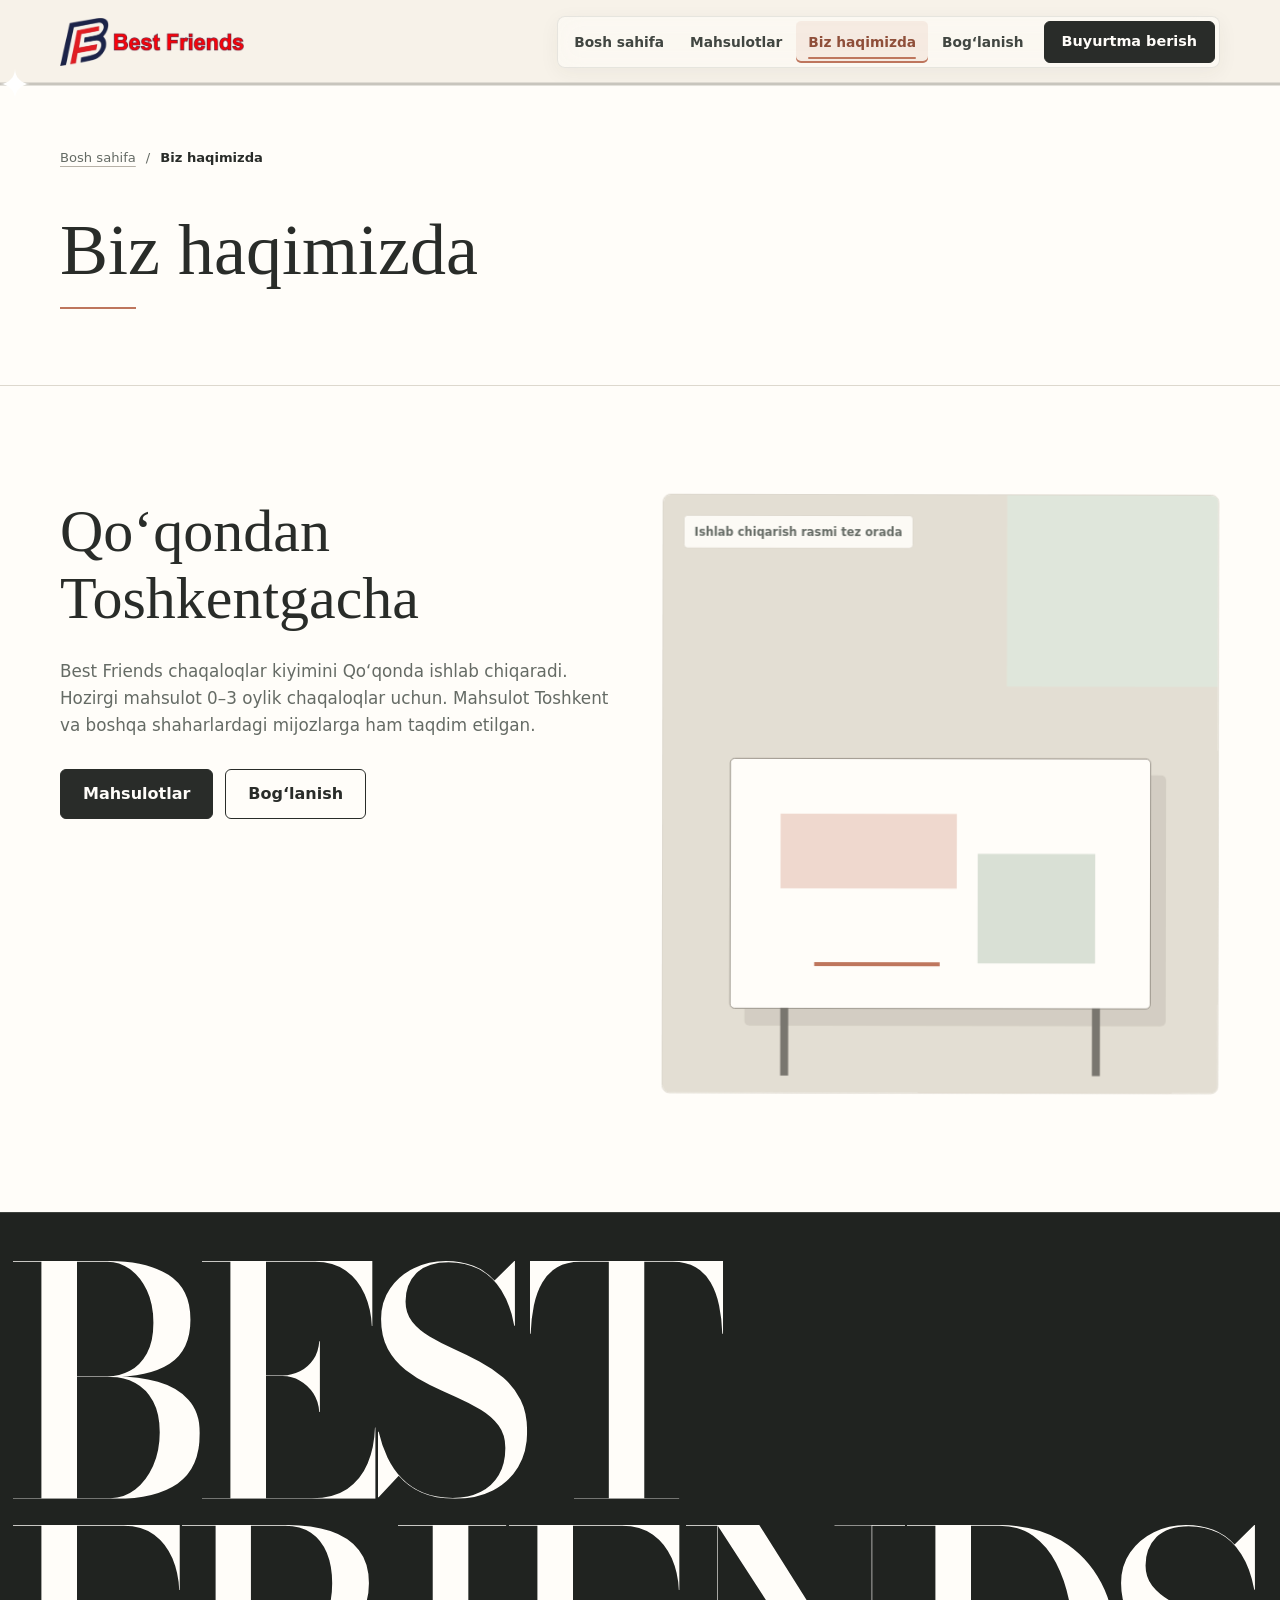
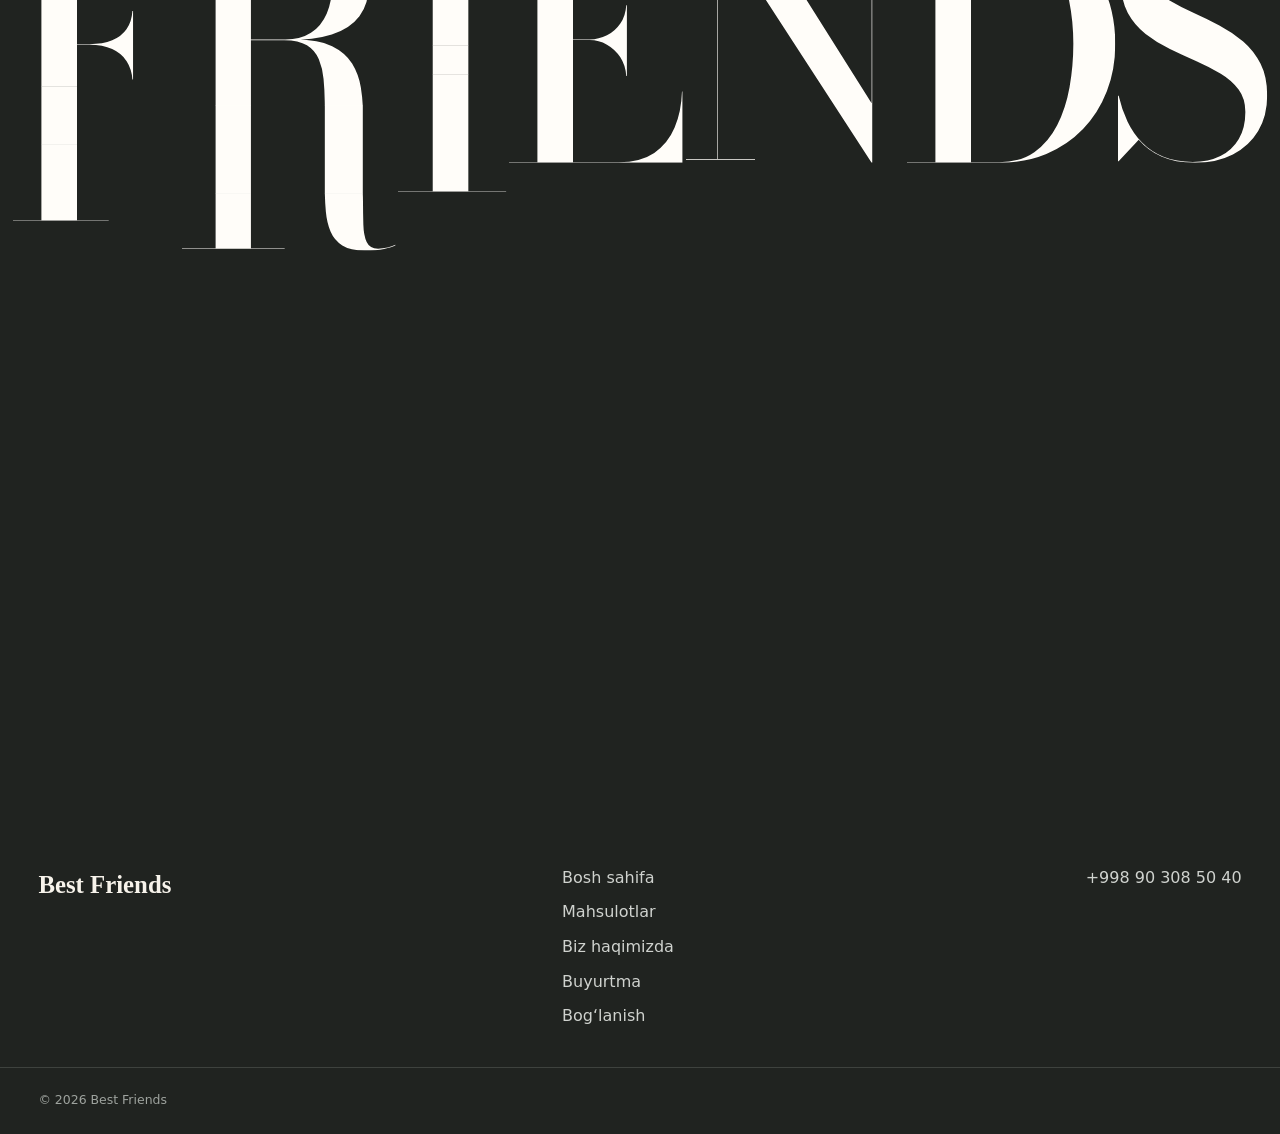
<file: Best_Friends_Website/biz-haqimizda.html>
<!doctype html>
<html lang="uz">
  <head>
    <meta charset="UTF-8" />
    <meta name="viewport" content="width=device-width, initial-scale=1.0" />
    <meta name="theme-color" content="#f7f2e9" />
    <meta
      name="description"
      content="Best Friends — Qo‘qonda chaqaloqlar uchun kiyim ishlab chiqaradigan kichik mahalliy biznes haqida."
    />
    <meta property="og:locale" content="uz_UZ" />
    <meta property="og:type" content="website" />
    <meta property="og:site_name" content="Best Friends" />
    <meta property="og:title" content="Biz haqimizda — Best Friends" />
    <meta
      property="og:description"
      content="Qo‘qonda chaqaloqlar uchun kiyim ishlab chiqaradigan kichik mahalliy brend."
    />
    <!-- Yakuniy domen tasdiqlangach canonical va og:url teglarini shu yerga qo‘shing. -->
    <title>Biz haqimizda — Best Friends</title>
    <link rel="icon" type="image/png" href="assets/logo-mark.png" />
    <link rel="stylesheet" href="styles.css" />
  </head>
  <body data-page="about">
    <a class="skip-link" href="#asosiy">Asosiy mazmunga o‘tish</a>
    <header class="site-header">
      <div class="container header-inner">
        <a class="brand" href="index.html" aria-label="Best Friends"
          ><picture class="brand-picture">
            <source
              media="(max-width: 520px)"
              srcset="assets/logo-mark.png"
            />
            <img
              class="brand-logo"
              src="assets/logo-horizontal.png"
              width="856"
              height="219"
              alt=""
            /></picture
        ></a>
        <button
          class="menu-toggle"
          type="button"
          aria-expanded="false"
          aria-controls="asosiy-menyu"
          aria-label="Menyuni ochish"
          data-menu-toggle
        >
          <span aria-hidden="true"></span><span aria-hidden="true"></span
          ><span aria-hidden="true"></span>
        </button>
        <nav
          class="main-nav"
          id="asosiy-menyu"
          aria-label="Asosiy navigatsiya"
          data-menu
        >
          <a href="index.html">Bosh sahifa</a
          ><a href="mahsulotlar.html">Mahsulotlar</a
          ><a href="biz-haqimizda.html" aria-current="page">Biz haqimizda</a
          ><a href="boglanish.html">Bog‘lanish</a
          ><a class="button button-small nav-order" href="buyurtma.html"
            >Buyurtma berish</a
          >
        </nav>
      </div>
    </header>
    <main id="asosiy" data-page-transition>
      <header class="page-hero">
        <div class="container page-hero-inner">
          <nav class="breadcrumbs" aria-label="Sahifa yo‘li">
            <a href="index.html">Bosh sahifa</a><span aria-hidden="true">/</span
            ><span aria-current="page">Biz haqimizda</span>
          </nav>
          <h1 data-heading-reveal>Biz haqimizda</h1>
        </div>
      </header>
      <section
        class="section about-page-section"
        aria-labelledby="story-title"
        data-scroll-progress
      >
        <div class="container about-story-grid">
          <div class="about-page-copy" data-reveal="left">
            <h2 id="story-title">Qo‘qondan Toshkentgacha</h2>
            <p>
              Best Friends chaqaloqlar kiyimini Qo‘qonda ishlab chiqaradi.
              Hozirgi mahsulot 0–3 oylik chaqaloqlar uchun. Mahsulot
              Toshkent va boshqa shaharlardagi mijozlarga ham taqdim etilgan.
            </p>
            <div class="button-row">
              <a class="button" href="mahsulotlar.html">Mahsulotlar</a
              ><a class="button button-secondary" href="boglanish.html"
                >Bog‘lanish</a
              >
            </div>
          </div>
          <figure
            class="production-visual"
            data-reveal="clip"
            data-reveal-delay="55"
            data-parallax="visual"
          >
            <img
              class="future-image"
              src="[data-uri]"
              data-future-src="assets/about-production.webp"
              width="900"
              height="760"
              loading="lazy"
              alt="Best Friends ishlab chiqarish jarayoni"
              hidden
            />
            <div
              class="production-placeholder"
              role="img"
              aria-label="Ishlab chiqarish rasmi tez orada joylanadi"
            >
              <span class="production-label"
                >Ishlab chiqarish rasmi tez orada</span
              >
              <div class="production-table" aria-hidden="true">
                <i></i><i></i><b></b>
              </div>
            </div>
          </figure>
        </div>
      </section>
    </main>
    <footer class="site-footer">
      <div class="container footer-grid">
        <a class="footer-brand" href="index.html">Best Friends</a>
        <nav aria-label="Pastki navigatsiya">
          <a href="index.html">Bosh sahifa</a
          ><a href="mahsulotlar.html">Mahsulotlar</a
          ><a href="biz-haqimizda.html">Biz haqimizda</a
          ><a href="buyurtma.html">Buyurtma</a
          ><a href="boglanish.html">Bog‘lanish</a>
        </nav>
        <a class="footer-phone" href="tel:+998903085040">+998 90 308 50 40</a>
      </div>
      <div class="container footer-bottom">
        <p>© <span data-current-year></span> Best Friends</p>
      </div>
    </footer>
    <script src="script.js" defer></script>
  </body>
</html>
</file>
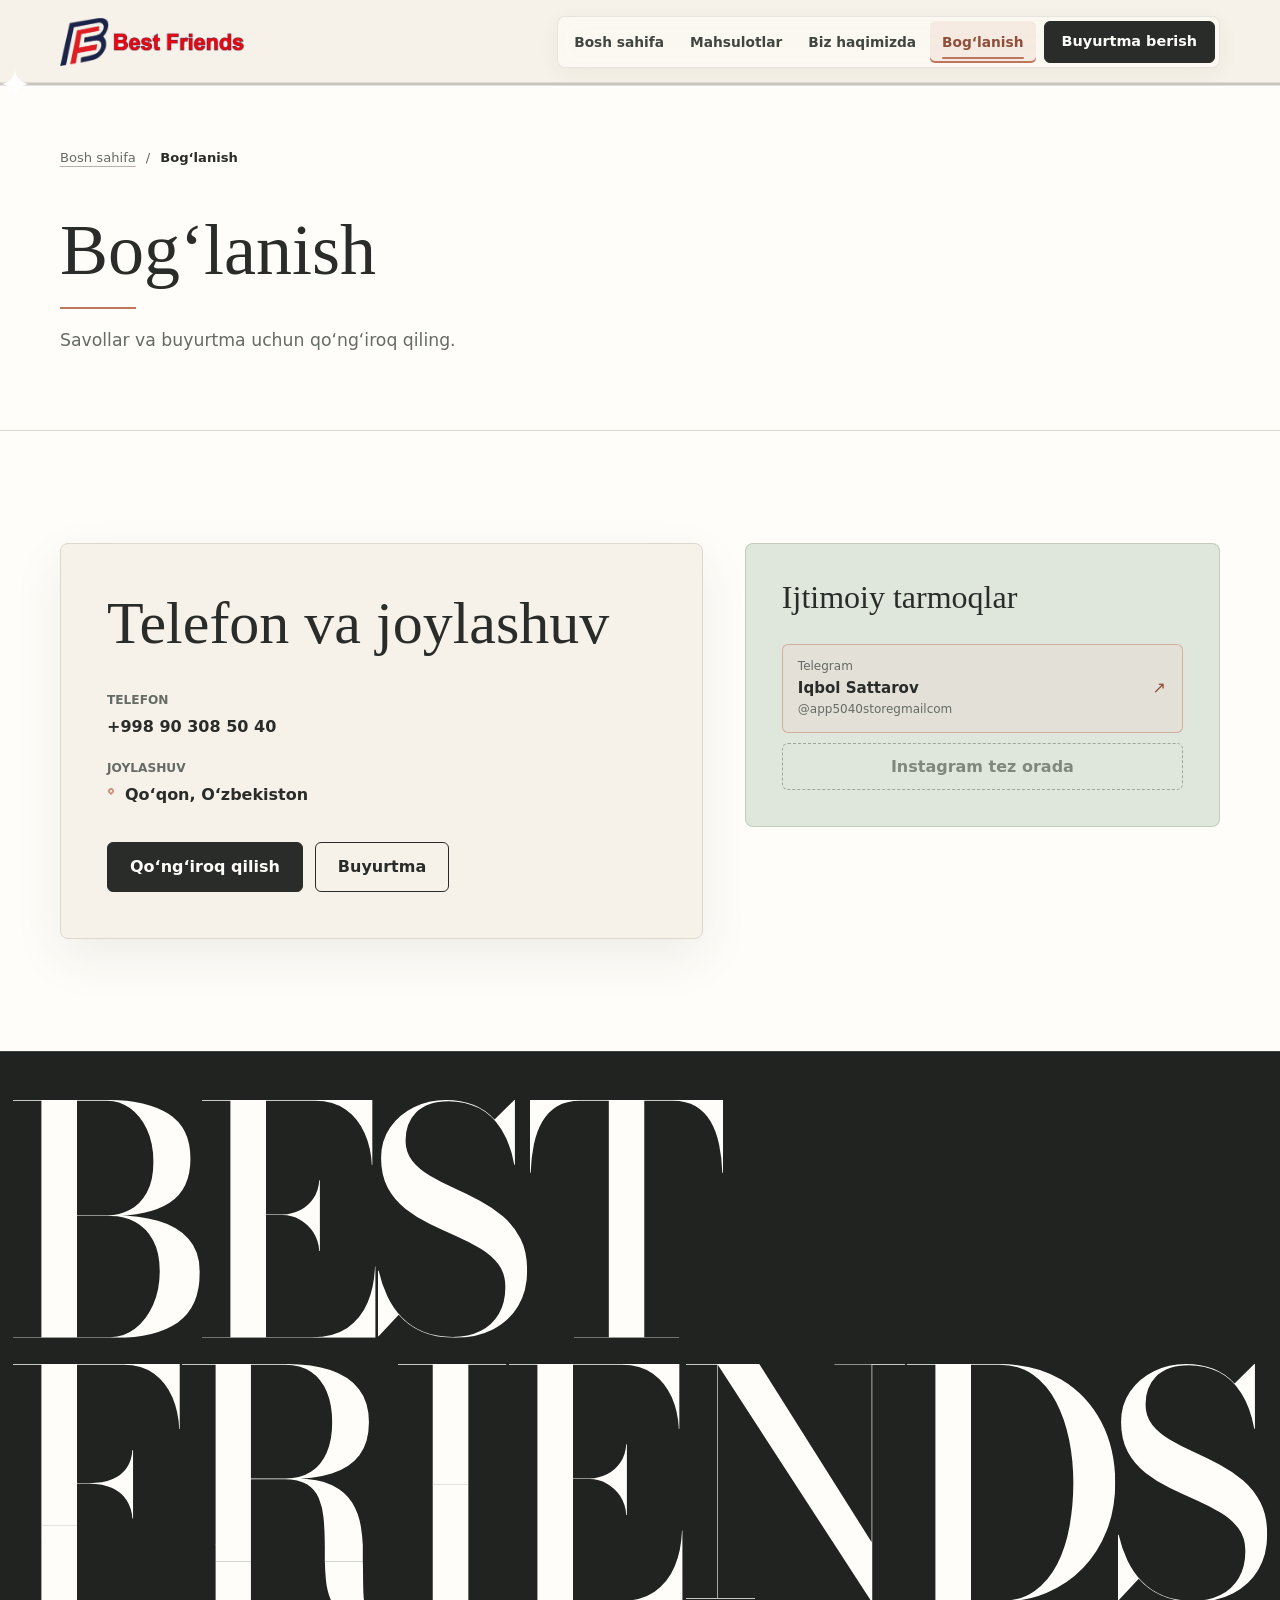
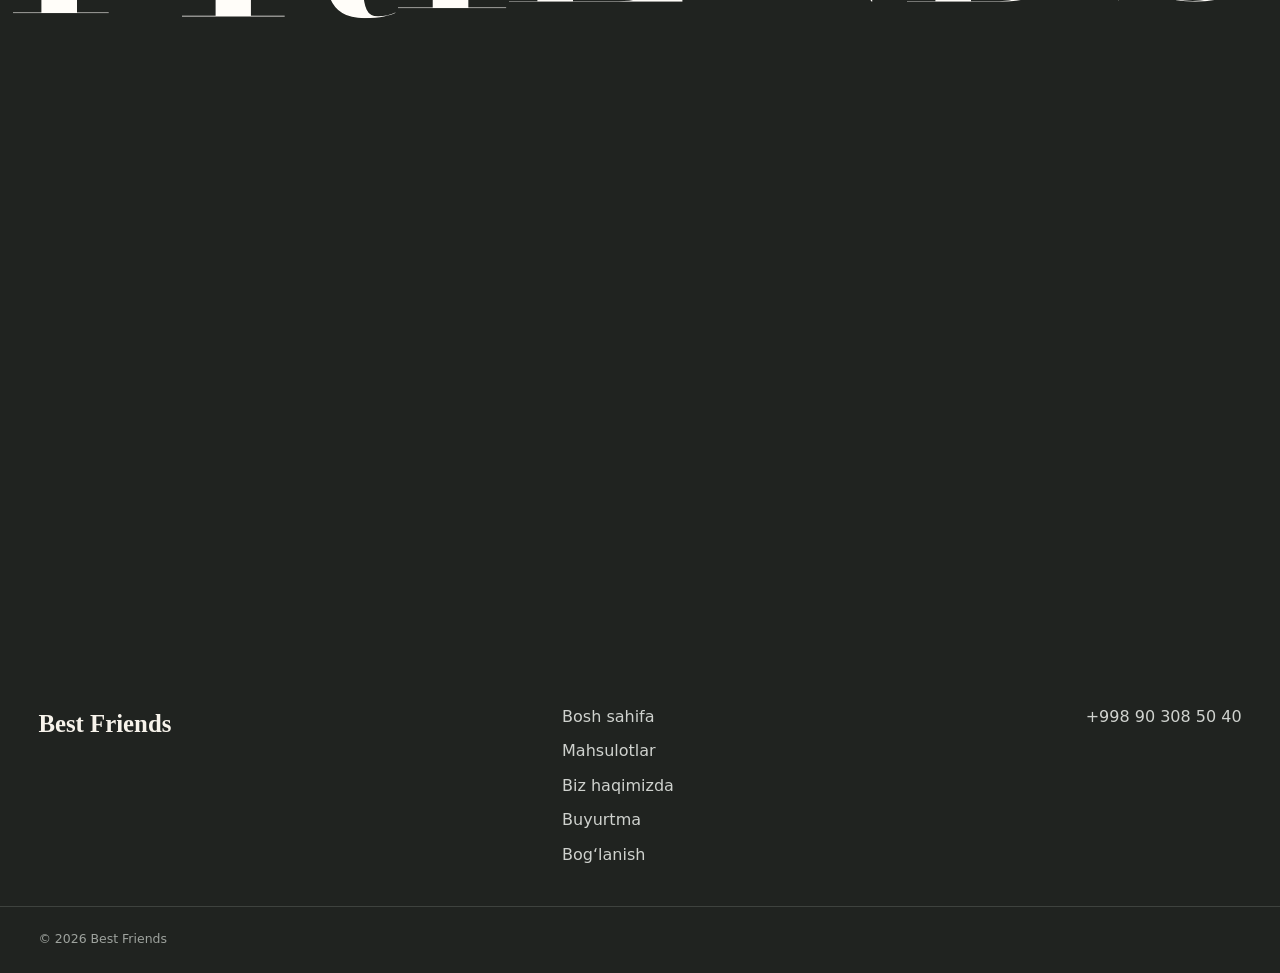
<file: Best_Friends_Website/boglanish.html>
<!doctype html>
<html lang="uz">
  <head>
    <meta charset="UTF-8" />
    <meta name="viewport" content="width=device-width, initial-scale=1.0" />
    <meta name="theme-color" content="#f7f2e9" />
    <meta
      name="description"
      content="Best Friends bilan bog‘lanish: +998 90 308 50 40, Qo‘qon, O‘zbekiston."
    />
    <meta property="og:locale" content="uz_UZ" />
    <meta property="og:type" content="website" />
    <meta property="og:site_name" content="Best Friends" />
    <meta property="og:title" content="Bog‘lanish — Best Friends" />
    <meta
      property="og:description"
      content="Best Friends telefon raqami va joylashuvi."
    />
    <!-- Yakuniy domen tasdiqlangach canonical va og:url teglarini shu yerga qo‘shing. -->
    <title>Bog‘lanish — Best Friends</title>
    <link rel="icon" type="image/png" href="assets/logo-mark.png" />
    <link rel="stylesheet" href="styles.css" />
  </head>
  <body data-page="contact">
    <a class="skip-link" href="#asosiy">Asosiy mazmunga o‘tish</a>
    <header class="site-header">
      <div class="container header-inner">
        <a class="brand" href="index.html" aria-label="Best Friends"
          ><picture class="brand-picture">
            <source
              media="(max-width: 520px)"
              srcset="assets/logo-mark.png"
            />
            <img
              class="brand-logo"
              src="assets/logo-horizontal.png"
              width="856"
              height="219"
              alt=""
            /></picture
        ></a>
        <button
          class="menu-toggle"
          type="button"
          aria-expanded="false"
          aria-controls="asosiy-menyu"
          aria-label="Menyuni ochish"
          data-menu-toggle
        >
          <span aria-hidden="true"></span><span aria-hidden="true"></span
          ><span aria-hidden="true"></span>
        </button>
        <nav
          class="main-nav"
          id="asosiy-menyu"
          aria-label="Asosiy navigatsiya"
          data-menu
        >
          <a href="index.html">Bosh sahifa</a
          ><a href="mahsulotlar.html">Mahsulotlar</a
          ><a href="biz-haqimizda.html">Biz haqimizda</a
          ><a href="boglanish.html" aria-current="page">Bog‘lanish</a
          ><a class="button button-small nav-order" href="buyurtma.html"
            >Buyurtma berish</a
          >
        </nav>
      </div>
    </header>
    <main id="asosiy" data-page-transition>
      <header class="page-hero">
        <div class="container page-hero-inner">
          <nav class="breadcrumbs" aria-label="Sahifa yo‘li">
            <a href="index.html">Bosh sahifa</a><span aria-hidden="true">/</span
            ><span aria-current="page">Bog‘lanish</span>
          </nav>
          <h1 data-heading-reveal>Bog‘lanish</h1>
          <p class="page-lead">Savollar va buyurtma uchun qo‘ng‘iroq qiling.</p>
        </div>
      </header>
      <section
        class="section contact-page-section"
        aria-labelledby="contact-card-title"
        data-scroll-progress
      >
        <div class="container contact-page-grid">
          <div class="contact-card contact-card-page" data-reveal="left">
            <div>
              <h2 id="contact-card-title">Telefon va joylashuv</h2>
            </div>
            <address class="contact-details">
              <div>
                <span>Telefon</span
                ><a href="tel:+998903085040">+998 90 308 50 40</a>
              </div>
              <div class="location-detail">
                <span>Joylashuv</span>
                <p>Qo‘qon, O‘zbekiston</p>
              </div>
            </address>
            <div class="button-row">
              <a class="button" href="tel:+998903085040">Qo‘ng‘iroq qilish</a
              ><a class="button button-secondary" href="buyurtma.html"
                >Buyurtma</a
              >
            </div>
          </div>
          <aside
            class="social-panel"
            data-reveal="right"
            data-reveal-delay="55"
            aria-labelledby="social-title"
          >
            <h2 id="social-title">Ijtimoiy tarmoqlar</h2>
            <div class="social-status">
              <a
                class="social-link"
                href="https://t.me/app5040storegmailcom"
                target="_blank"
                rel="noopener noreferrer"
                aria-label="Telegramda Iqbol Sattarov bilan bog‘lanish"
              >
                <span>Telegram</span>
                <strong>Iqbol Sattarov</strong>
                <small>@app5040storegmailcom</small></a
              ><button type="button" disabled aria-disabled="true">
                Instagram tez orada
              </button>
            </div>
          </aside>
        </div>
      </section>
    </main>
    <footer class="site-footer">
      <div class="container footer-grid">
        <a class="footer-brand" href="index.html">Best Friends</a>
        <nav aria-label="Pastki navigatsiya">
          <a href="index.html">Bosh sahifa</a
          ><a href="mahsulotlar.html">Mahsulotlar</a
          ><a href="biz-haqimizda.html">Biz haqimizda</a
          ><a href="buyurtma.html">Buyurtma</a
          ><a href="boglanish.html">Bog‘lanish</a>
        </nav>
        <a class="footer-phone" href="tel:+998903085040">+998 90 308 50 40</a>
      </div>
      <div class="container footer-bottom">
        <p>© <span data-current-year></span> Best Friends</p>
      </div>
    </footer>
    <script src="script.js" defer></script>
  </body>
</html>
</file>
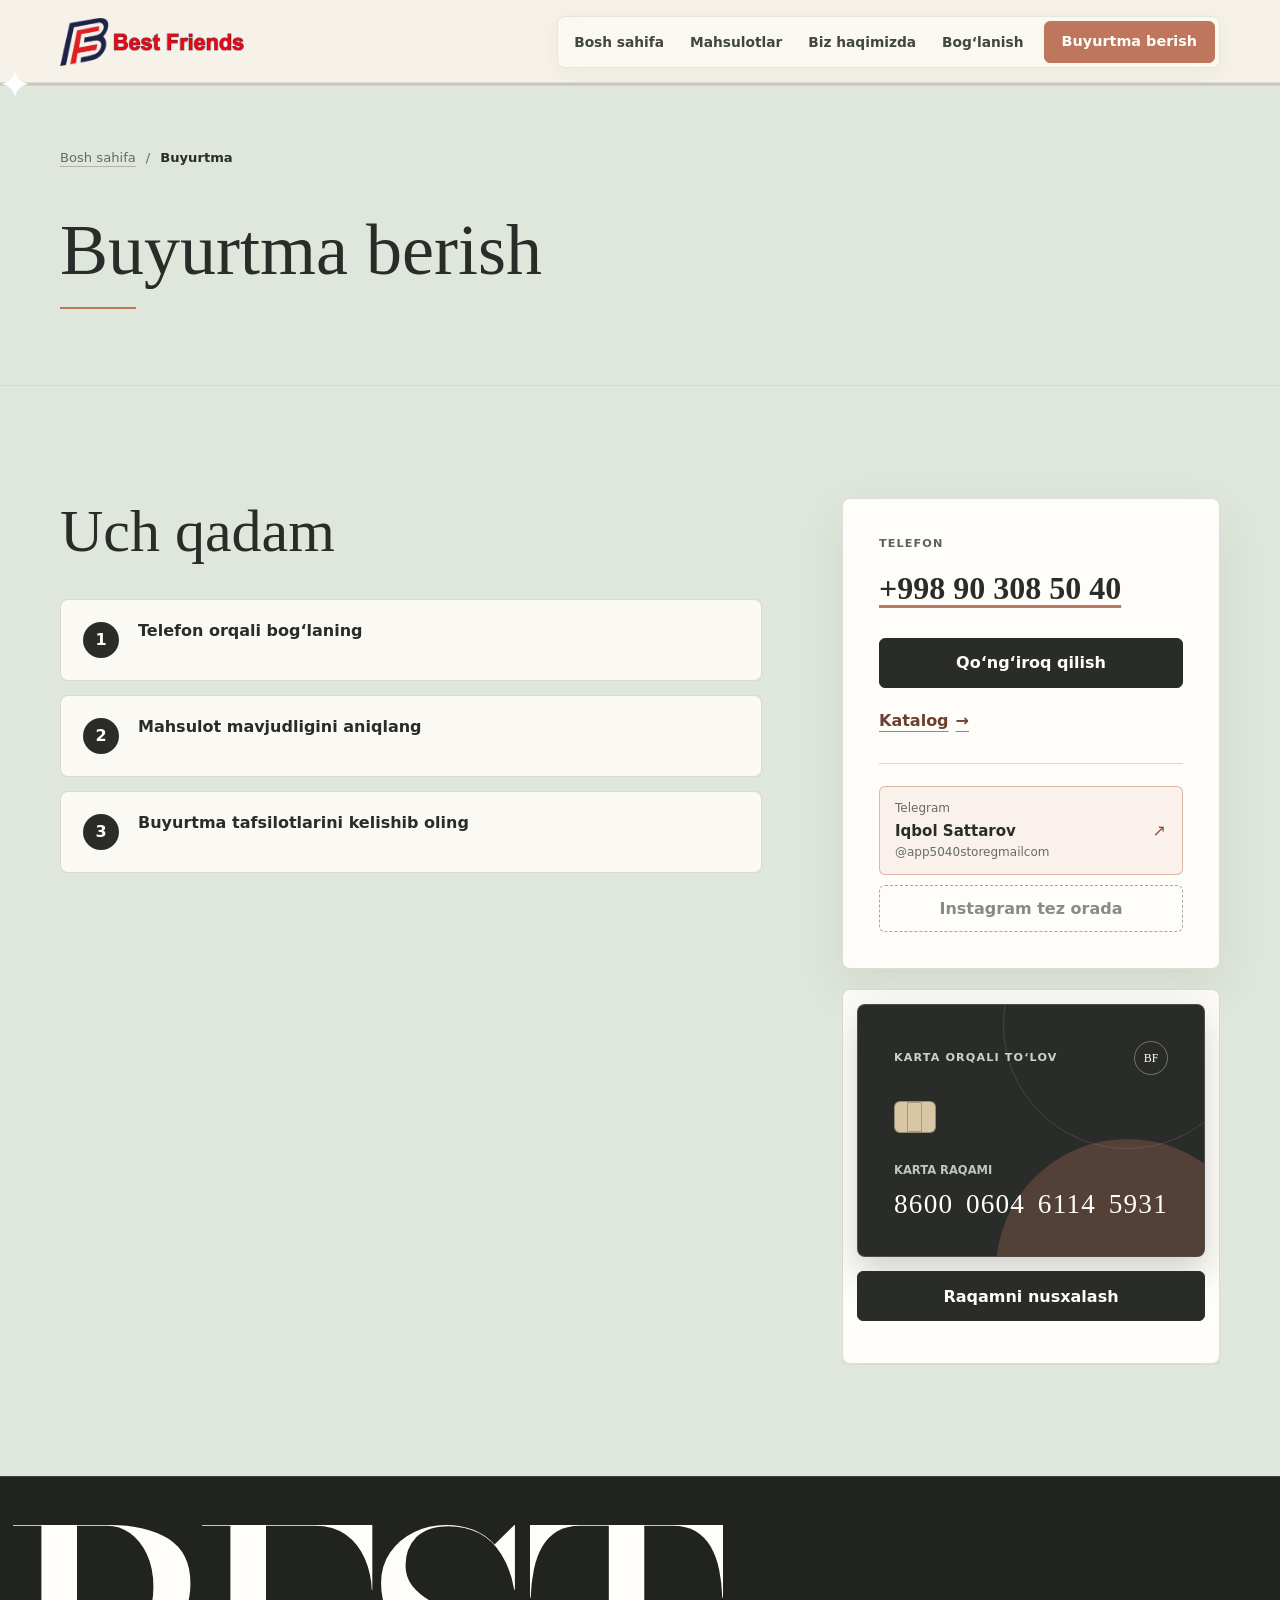
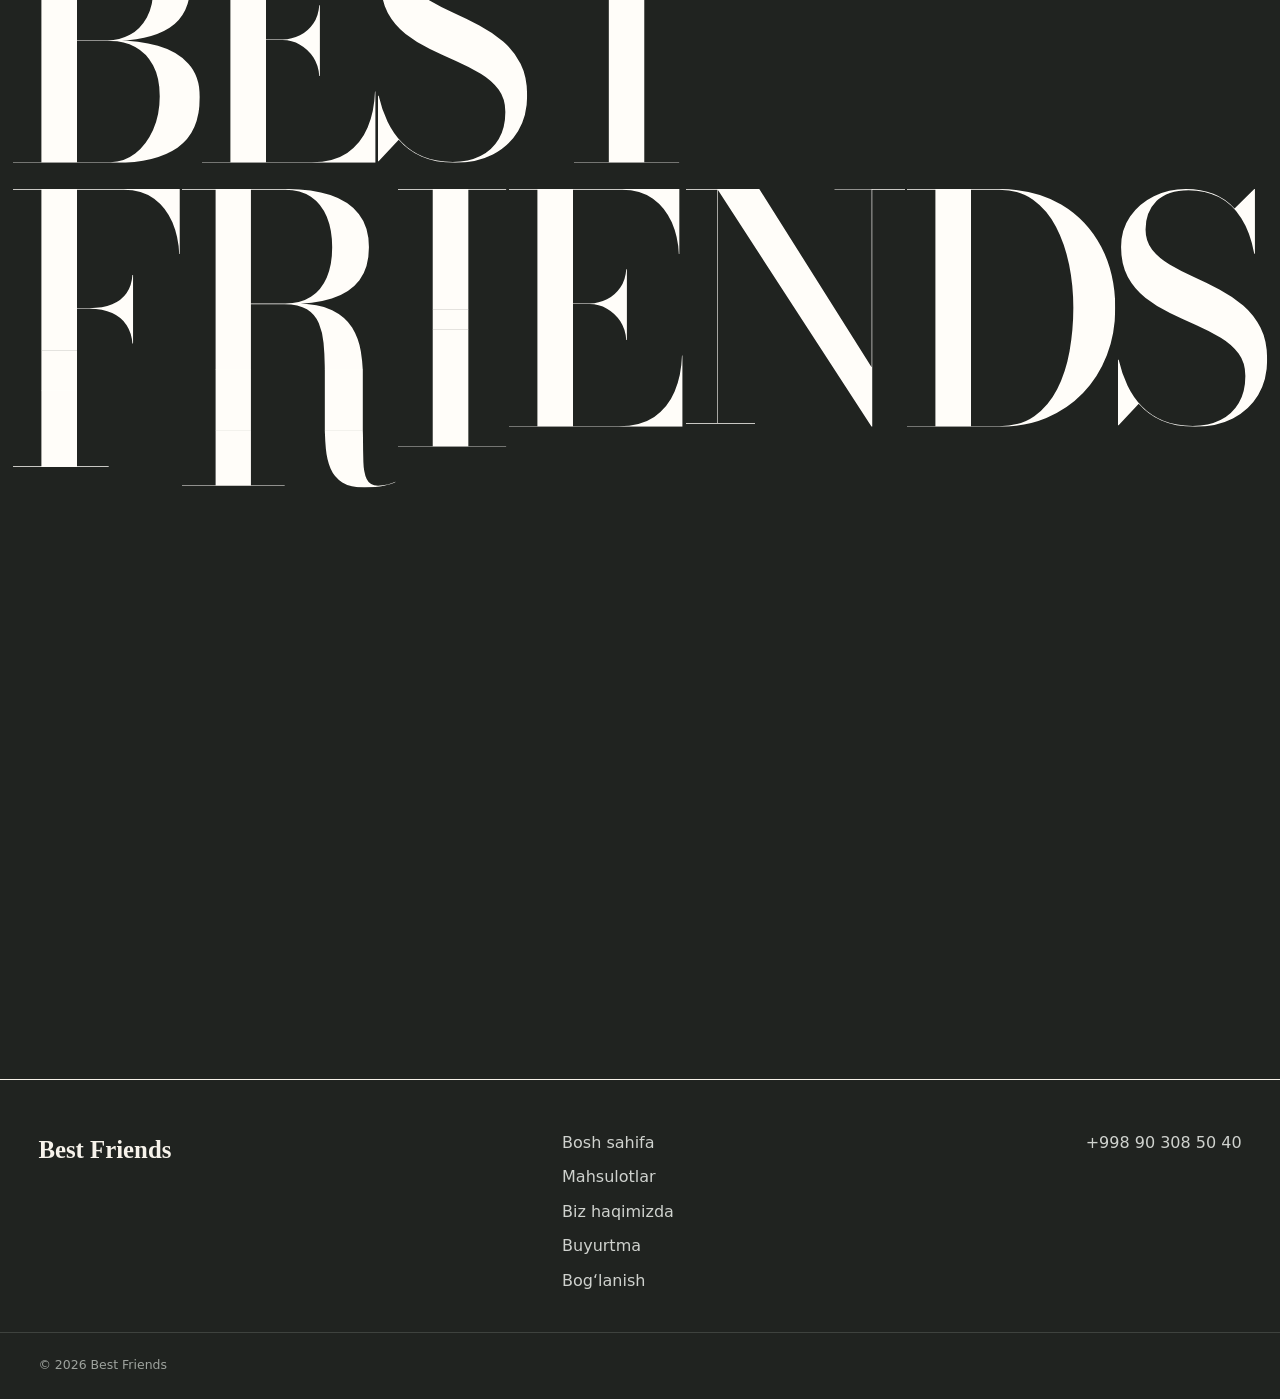
<file: Best_Friends_Website/buyurtma.html>
<!doctype html>
<html lang="uz">
  <head>
    <meta charset="UTF-8" />
    <meta name="viewport" content="width=device-width, initial-scale=1.0" />
    <meta name="theme-color" content="#f7f2e9" />
    <meta
      name="description"
      content="Best Friends mahsulotiga buyurtma berish tartibi, aloqa raqami va karta orqali to‘lov ma’lumoti."
    />
    <meta property="og:locale" content="uz_UZ" />
    <meta property="og:type" content="website" />
    <meta property="og:site_name" content="Best Friends" />
    <meta property="og:title" content="Buyurtma berish — Best Friends" />
    <meta
      property="og:description"
      content="Buyurtma tartibi, telefon raqami va karta orqali to‘lov ma’lumoti."
    />
    <!-- Yakuniy domen tasdiqlangach canonical va og:url teglarini shu yerga qo‘shing. -->
    <title>Buyurtma berish — Best Friends</title>
    <link rel="icon" type="image/png" href="assets/logo-mark.png" />
    <link rel="stylesheet" href="styles.css" />
  </head>
  <body data-page="order">
    <a class="skip-link" href="#asosiy">Asosiy mazmunga o‘tish</a>
    <header class="site-header">
      <div class="container header-inner">
        <a class="brand" href="index.html" aria-label="Best Friends"
          ><picture class="brand-picture">
            <source
              media="(max-width: 520px)"
              srcset="assets/logo-mark.png"
            />
            <img
              class="brand-logo"
              src="assets/logo-horizontal.png"
              width="856"
              height="219"
              alt=""
            /></picture
        ></a>
        <button
          class="menu-toggle"
          type="button"
          aria-expanded="false"
          aria-controls="asosiy-menyu"
          aria-label="Menyuni ochish"
          data-menu-toggle
        >
          <span aria-hidden="true"></span><span aria-hidden="true"></span
          ><span aria-hidden="true"></span>
        </button>
        <nav
          class="main-nav"
          id="asosiy-menyu"
          aria-label="Asosiy navigatsiya"
          data-menu
        >
          <a href="index.html">Bosh sahifa</a
          ><a href="mahsulotlar.html">Mahsulotlar</a
          ><a href="biz-haqimizda.html">Biz haqimizda</a
          ><a href="boglanish.html">Bog‘lanish</a
          ><a
            class="button button-small nav-order"
            href="buyurtma.html"
            aria-current="page"
            >Buyurtma berish</a
          >
        </nav>
      </div>
    </header>
    <main id="asosiy" data-page-transition>
      <header class="page-hero page-hero-sage">
        <div class="container page-hero-inner">
          <nav class="breadcrumbs" aria-label="Sahifa yo‘li">
            <a href="index.html">Bosh sahifa</a><span aria-hidden="true">/</span
            ><span aria-current="page">Buyurtma</span>
          </nav>
          <h1 data-heading-reveal>Buyurtma berish</h1>
        </div>
      </header>
      <section
        class="section order-page-section"
        aria-labelledby="steps-title"
        data-scroll-progress
      >
        <div class="container order-page-grid">
          <div>
            <h2 id="steps-title">Uch qadam</h2>
            <ol
              class="order-steps order-steps-large stagger-group"
              data-reveal="up"
              data-stagger
            >
              <li data-reveal="up">
                <span>1</span>
                <div>
                  <h3>Telefon orqali bog‘laning</h3>
                </div>
              </li>
              <li data-reveal="up" data-reveal-delay="55">
                <span>2</span>
                <div>
                  <h3>Mahsulot mavjudligini aniqlang</h3>
                </div>
              </li>
              <li data-reveal="up" data-reveal-delay="110">
                <span>3</span>
                <div>
                  <h3>Buyurtma tafsilotlarini kelishib oling</h3>
                </div>
              </li>
            </ol>
          </div>
          <div class="order-side-stack">
            <aside
              class="order-contact-panel"
              data-reveal="right"
              aria-label="Buyurtma uchun aloqa"
            >
              <p class="panel-label">Telefon</p>
              <a class="phone-link" href="tel:+998903085040"
                >+998 90 308 50 40</a
              >
              <a class="button" href="tel:+998903085040">Qo‘ng‘iroq qilish</a
              ><a class="back-link" href="mahsulotlar.html">Katalog</a>
              <div class="social-status" aria-label="Ijtimoiy tarmoqlar holati">
                <a
                  class="social-link"
                  href="https://t.me/app5040storegmailcom"
                  target="_blank"
                  rel="noopener noreferrer"
                  aria-label="Telegramda Iqbol Sattarov bilan bog‘lanish"
                >
                  <span>Telegram</span>
                  <strong>Iqbol Sattarov</strong>
                  <small>@app5040storegmailcom</small></a
                ><button type="button" disabled aria-disabled="true">
                  Instagram tez orada
                </button>
              </div>
            </aside>

            <aside
              class="payment-panel"
              data-reveal="right"
              data-reveal-delay="55"
              aria-labelledby="payment-card-title"
            >
              <div class="payment-card">
                <div class="payment-card-heading">
                  <p class="panel-label" id="payment-card-title">
                    Karta orqali to‘lov
                  </p>
                  <span aria-hidden="true">BF</span>
                </div>
                <div class="payment-card-chip" aria-hidden="true">
                  <i></i><i></i><i></i>
                </div>
                <div class="payment-card-details">
                  <p class="payment-card-label">Karta raqami</p>
                  <p
                    class="payment-card-number"
                    aria-label="8600 0604 6114 5931"
                  >
                    <span>8600</span><span>0604</span><span>6114</span
                    ><span>5931</span>
                  </p>
                </div>
              </div>
              <button
                class="button payment-copy-button"
                type="button"
                data-copy-card="8600060461145931"
                aria-describedby="payment-copy-status"
              >
                Raqamni nusxalash
              </button>
              <p
                class="payment-copy-status"
                id="payment-copy-status"
                role="status"
                aria-live="polite"
                data-copy-status
              ></p>
            </aside>
          </div>
        </div>
      </section>
    </main>
    <footer class="site-footer">
      <div class="container footer-grid">
        <a class="footer-brand" href="index.html">Best Friends</a>
        <nav aria-label="Pastki navigatsiya">
          <a href="index.html">Bosh sahifa</a
          ><a href="mahsulotlar.html">Mahsulotlar</a
          ><a href="biz-haqimizda.html">Biz haqimizda</a
          ><a href="buyurtma.html">Buyurtma</a
          ><a href="boglanish.html">Bog‘lanish</a>
        </nav>
        <a class="footer-phone" href="tel:+998903085040">+998 90 308 50 40</a>
      </div>
      <div class="container footer-bottom">
        <p>© <span data-current-year></span> Best Friends</p>
      </div>
    </footer>
    <script src="script.js" defer></script>
  </body>
</html>
</file>
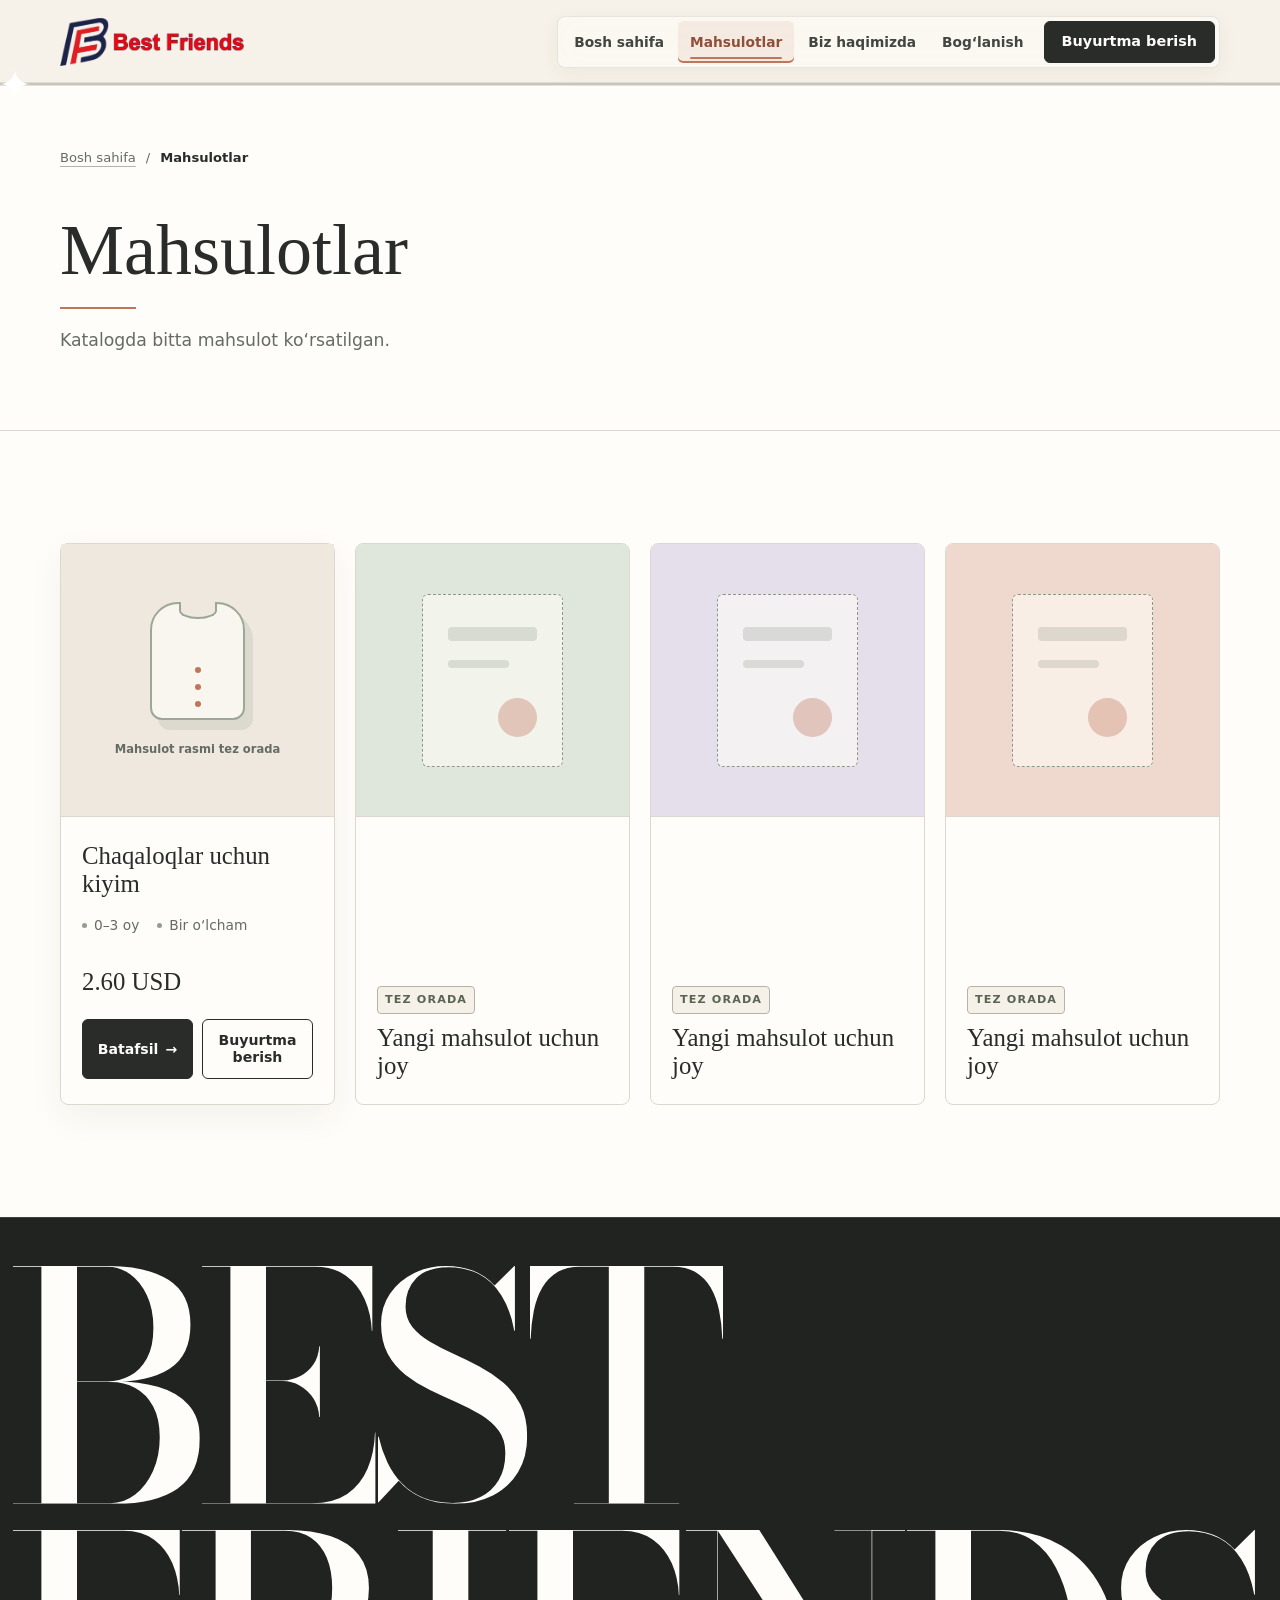
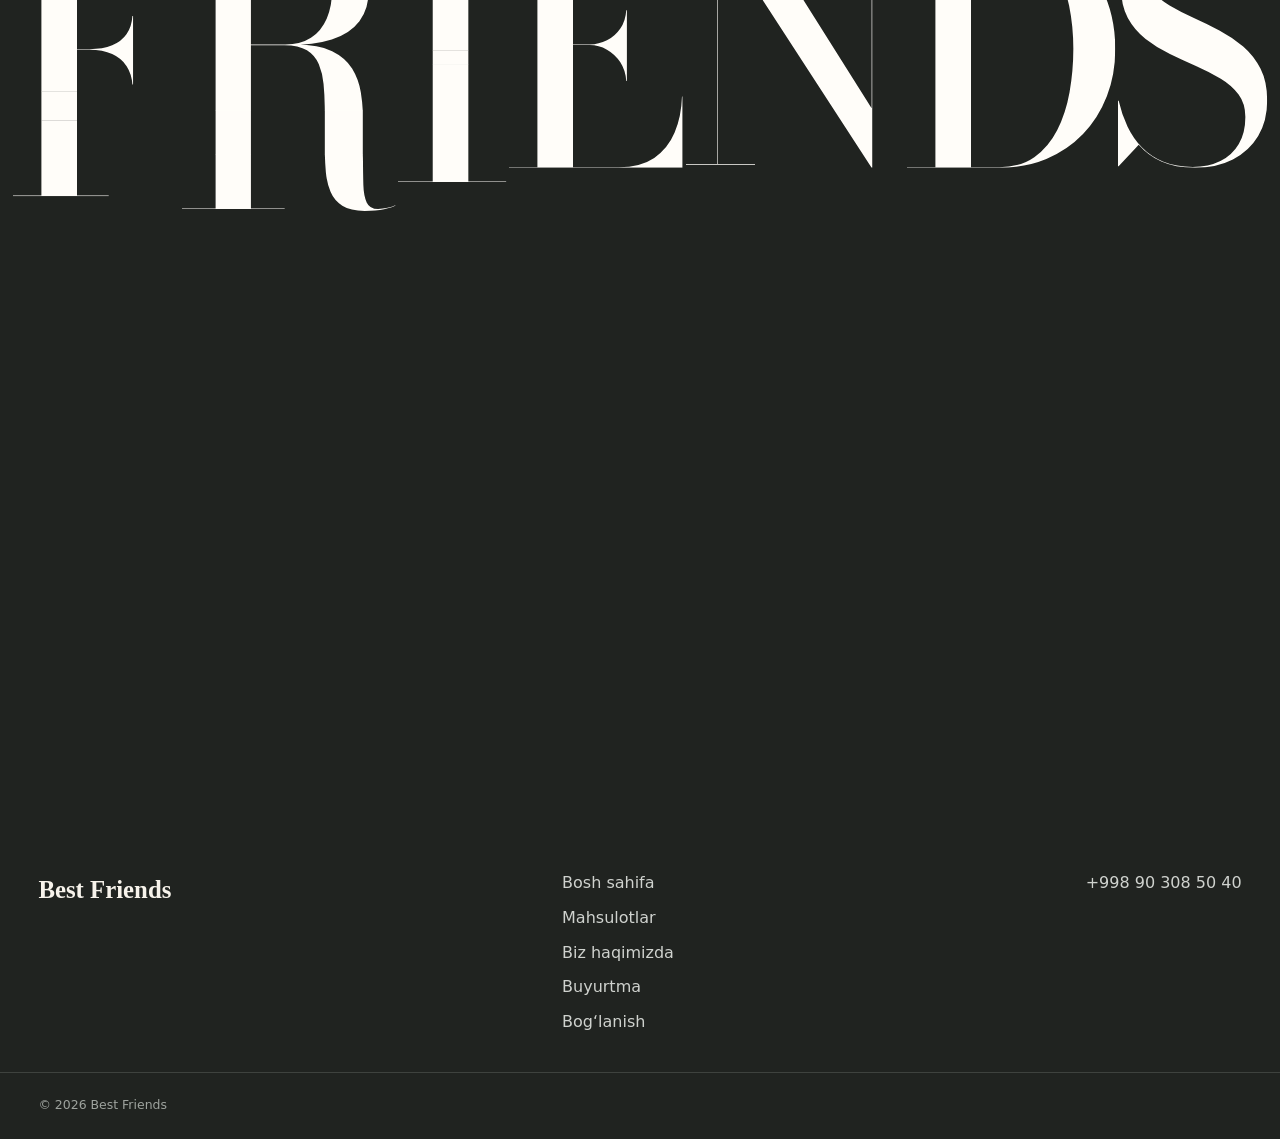
<file: Best_Friends_Website/mahsulotlar.html>
<!doctype html>
<html lang="uz">
  <head>
    <meta charset="UTF-8" />
    <meta name="viewport" content="width=device-width, initial-scale=1.0" />
    <meta name="theme-color" content="#f7f2e9" />
    <meta
      name="description"
      content="Best Friends mahsulotlari: Qo‘qonda ishlab chiqariladigan, 0–3 oylik chaqaloqlar uchun bir o‘lchamli kiyim."
    />
    <meta property="og:locale" content="uz_UZ" />
    <meta property="og:type" content="website" />
    <meta property="og:site_name" content="Best Friends" />
    <meta property="og:title" content="Mahsulotlar — Best Friends" />
    <meta
      property="og:description"
      content="Best Friends chaqaloqlar kiyimlari katalogi."
    />
    <!-- Yakuniy domen tasdiqlangach canonical va og:url teglarini shu yerga qo‘shing. -->
    <title>Mahsulotlar — Best Friends</title>
    <link rel="icon" type="image/png" href="assets/logo-mark.png" />
    <link rel="stylesheet" href="styles.css" />
  </head>
  <body data-page="catalogue">
    <a class="skip-link" href="#asosiy">Asosiy mazmunga o‘tish</a>
    <header class="site-header">
      <div class="container header-inner">
        <a class="brand" href="index.html" aria-label="Best Friends"
          ><picture class="brand-picture">
            <source
              media="(max-width: 520px)"
              srcset="assets/logo-mark.png"
            />
            <img
              class="brand-logo"
              src="assets/logo-horizontal.png"
              width="856"
              height="219"
              alt=""
            /></picture
        ></a>
        <button
          class="menu-toggle"
          type="button"
          aria-expanded="false"
          aria-controls="asosiy-menyu"
          aria-label="Menyuni ochish"
          data-menu-toggle
        >
          <span aria-hidden="true"></span><span aria-hidden="true"></span
          ><span aria-hidden="true"></span>
        </button>
        <nav
          class="main-nav"
          id="asosiy-menyu"
          aria-label="Asosiy navigatsiya"
          data-menu
        >
          <a href="index.html">Bosh sahifa</a
          ><a href="mahsulotlar.html" aria-current="page">Mahsulotlar</a
          ><a href="biz-haqimizda.html">Biz haqimizda</a
          ><a href="boglanish.html">Bog‘lanish</a
          ><a class="button button-small nav-order" href="buyurtma.html"
            >Buyurtma berish</a
          >
        </nav>
      </div>
    </header>

    <main id="asosiy" data-page-transition>
      <header class="page-hero">
        <div class="container page-hero-inner">
          <nav class="breadcrumbs" aria-label="Sahifa yo‘li">
            <a href="index.html">Bosh sahifa</a><span aria-hidden="true">/</span
            ><span aria-current="page">Mahsulotlar</span>
          </nav>
          <h1 data-heading-reveal>Mahsulotlar</h1>
          <p class="page-lead">Katalogda bitta mahsulot ko‘rsatilgan.</p>
        </div>
      </header>

      <section
        class="section catalogue-section"
        aria-label="Mahsulotlar katalogi"
        data-scroll-progress
      >
        <div class="container">
          <div class="catalog-grid stagger-group" data-stagger>
            <article
              class="catalog-card catalog-card-current"
              data-reveal="scale"
              data-tilt
            >
              <div class="catalog-media">
                <img
                  class="future-image"
                  src="[data-uri]"
                  data-future-src="assets/product-main.webp"
                  width="720"
                  height="720"
                  loading="lazy"
                  alt="Chaqaloqlar uchun Best Friends kiyimi"
                  hidden
                />
                <div
                  class="mini-product-placeholder"
                  role="img"
                  aria-label="Mahsulot rasmi tez orada joylanadi"
                >
                  <div class="mini-garment" aria-hidden="true">
                    <span></span><i></i><i></i><i></i>
                  </div>
                  <p>Mahsulot rasmi tez orada</p>
                </div>
              </div>
              <div class="catalog-copy">
                <h2>Chaqaloqlar uchun kiyim</h2>
                <ul class="card-facts">
                  <li>0–3 oy</li>
                  <li>Bir o‘lcham</li>
                </ul>
                <p class="card-price">2.60 USD</p>
                <div class="card-actions">
                  <a class="button" href="mahsulot.html">Batafsil</a
                  ><a class="button button-secondary" href="buyurtma.html"
                    >Buyurtma berish</a
                  >
                </div>
              </div>
            </article>

            <!--
              QAYTA ISHLATILADIGAN MAHSULOT KARTASI ANDOZASI:
              1. data-future-src va src qiymatini haqiqiy mahsulot rasmi bilan almashtiring.
              2. Mahsulot nomi, yosh, o‘lcham va narxni tasdiqlangan ma’lumotlar bilan yozing.
              3. href="yangi-mahsulot.html" qiymatini yangi batafsil sahifaga yo‘naltiring.
              4. future-card klassini va future-product-placeholder blokini olib tashlang.

              <article class="catalog-card catalog-card-current">
                <div class="catalog-media"><img src="assets/product-2.webp" width="720" height="720" loading="lazy" alt="MAHSULOT NOMI"></div>
                <div class="catalog-copy">
                  <p class="card-kicker">Mahsulot</p><h2>MAHSULOT NOMI</h2>
                  <ul class="card-facts"><li>YOSH</li><li>O‘LCHAM</li></ul>
                  <p class="card-price">NARX VA VALYUTA</p>
                  <div class="card-actions"><a class="button" href="yangi-mahsulot.html">Batafsil</a></div>
                </div>
              </article>
            -->

            <!-- 2-slot: assets/product-2.webp va tasdiqlangan mahsulot ma’lumotlari bilan almashtiriladi. -->
            <article
              class="catalog-card future-card"
              data-reveal="up"
              data-reveal-delay="55"
            >
              <div class="catalog-media future-media">
                <img
                  class="future-image"
                  src="[data-uri]"
                  data-future-src="assets/product-2.webp"
                  width="720"
                  height="720"
                  loading="lazy"
                  alt=""
                  hidden
                />
                <div class="future-product-placeholder" aria-hidden="true">
                  <span></span><i></i><b></b>
                </div>
              </div>
              <div class="catalog-copy">
                <p class="status-label">Tez orada</p>
                <h2>Yangi mahsulot uchun joy</h2>
              </div>
            </article>

            <!-- 3-slot: assets/product-3.webp va tasdiqlangan mahsulot ma’lumotlari bilan almashtiriladi. -->
            <article
              class="catalog-card future-card"
              data-reveal="up"
              data-reveal-delay="110"
            >
              <div class="catalog-media future-media future-media-lavender">
                <img
                  class="future-image"
                  src="[data-uri]"
                  data-future-src="assets/product-3.webp"
                  width="720"
                  height="720"
                  loading="lazy"
                  alt=""
                  hidden
                />
                <div class="future-product-placeholder" aria-hidden="true">
                  <span></span><i></i><b></b>
                </div>
              </div>
              <div class="catalog-copy">
                <p class="status-label">Tez orada</p>
                <h2>Yangi mahsulot uchun joy</h2>
              </div>
            </article>

            <!-- 4-slot: assets/product-4.webp va tasdiqlangan mahsulot ma’lumotlari bilan almashtiriladi. -->
            <article
              class="catalog-card future-card"
              data-reveal="up"
              data-reveal-delay="165"
            >
              <div class="catalog-media future-media future-media-clay">
                <img
                  class="future-image"
                  src="[data-uri]"
                  data-future-src="assets/product-4.webp"
                  width="720"
                  height="720"
                  loading="lazy"
                  alt=""
                  hidden
                />
                <div class="future-product-placeholder" aria-hidden="true">
                  <span></span><i></i><b></b>
                </div>
              </div>
              <div class="catalog-copy">
                <p class="status-label">Tez orada</p>
                <h2>Yangi mahsulot uchun joy</h2>
              </div>
            </article>
          </div>
        </div>
      </section>
    </main>

    <footer class="site-footer">
      <div class="container footer-grid">
        <a class="footer-brand" href="index.html">Best Friends</a>
        <nav aria-label="Pastki navigatsiya">
          <a href="index.html">Bosh sahifa</a
          ><a href="mahsulotlar.html">Mahsulotlar</a
          ><a href="biz-haqimizda.html">Biz haqimizda</a
          ><a href="buyurtma.html">Buyurtma</a
          ><a href="boglanish.html">Bog‘lanish</a>
        </nav>
        <a class="footer-phone" href="tel:+998903085040">+998 90 308 50 40</a>
      </div>
      <div class="container footer-bottom">
        <p>© <span data-current-year></span> Best Friends</p>
      </div>
    </footer>
    <script src="script.js" defer></script>
  </body>
</html>
</file>
<file: Best_Friends_Website/styles.css>
@font-face {
  font-family: "Bodoni Moda";
  src: url("assets/fonts/bodoni-moda-latin-standard-normal.woff2")
    format("woff2");
  font-weight: 400 900;
  font-style: normal;
  font-display: swap;
}

:root {
  --cream: #f7f2e9;
  --paper: #fffdf9;
  --ink: #292c29;
  --muted: #656b65;
  --line: #ddd8ce;
  --sage: #91a08a;
  --sage-light: #dfe6db;
  --clay: #be765d;
  --clay-light: #efd8ce;
  --lavender: #aea5bd;
  --yellow: #e7c977;
  --shadow: 0 18px 50px rgba(53, 48, 40, 0.08);
  --container: 1160px;
  --header-height: 76px;
  --duration-instant: 120ms;
  --duration-fast: 180ms;
  --duration-base: 280ms;
  --duration-medium: 420ms;
  --duration-slow: 650ms;
  --ease-out: cubic-bezier(0.22, 1, 0.36, 1);
  --ease-smooth: cubic-bezier(0.65, 0, 0.35, 1);
  --ease-spring: cubic-bezier(0.34, 1.56, 0.64, 1);
}

/* Asosiy sozlamalar */

*,
*::before,
*::after {
  box-sizing: border-box;
}

html {
  scroll-behavior: smooth;
  scroll-padding-top: calc(var(--header-height) + 24px);
}

html.has-site-scrollbar {
  scrollbar-width: none;
}

html.has-site-scrollbar::-webkit-scrollbar {
  width: 0;
  height: 0;
  display: none;
}

body {
  margin: 0;
  min-width: 320px;
  overflow-x: clip;
  background: var(--cream);
  color: var(--ink);
  font-family:
    Inter,
    ui-sans-serif,
    system-ui,
    -apple-system,
    BlinkMacSystemFont,
    "Segoe UI",
    sans-serif;
  font-size: 16px;
  line-height: 1.6;
  -webkit-font-smoothing: antialiased;
}

body.menu-open {
  overflow: hidden;
}

img,
svg {
  display: block;
  max-width: 100%;
}

[hidden] {
  display: none !important;
}

.future-image:not([hidden]) {
  width: 100%;
  height: 100%;
  object-fit: cover;
}

a {
  color: inherit;
  text-decoration: none;
}

button,
a {
  -webkit-tap-highlight-color: transparent;
}

button,
input,
textarea,
select {
  font: inherit;
}

h1,
h2,
h3,
p {
  margin-top: 0;
}

h1,
h2,
h3 {
  line-height: 1.12;
  letter-spacing: 0;
}

h1 {
  max-width: 780px;
  margin-bottom: 18px;
  font-family: Georgia, "Times New Roman", serif;
  font-size: 2.55rem;
  font-weight: 500;
}

h2 {
  margin-bottom: 0;
  font-family: Georgia, "Times New Roman", serif;
  font-size: 2rem;
  font-weight: 500;
}

h3 {
  margin-bottom: 10px;
  font-size: 1.15rem;
}

:focus-visible {
  outline: 3px solid var(--clay);
  outline-offset: 4px;
}

.skip-link {
  position: fixed;
  top: 12px;
  left: 12px;
  z-index: 1000;
  padding: 10px 14px;
  transform: translateY(-160%);
  border-radius: 4px;
  background: var(--ink);
  color: var(--paper);
  font-weight: 700;
}

.skip-link:focus {
  top: calc(var(--header-height) + 12px);
  transform: translateY(0);
}

.container {
  width: min(calc(100% - 40px), var(--container));
  margin-inline: auto;
}

.section {
  padding: 88px 0;
}

.eyebrow {
  margin-bottom: 14px;
  color: #596552;
  font-size: 0.76rem;
  font-weight: 800;
  letter-spacing: 0.14em;
  text-transform: uppercase;
}

.button {
  display: inline-flex;
  min-height: 50px;
  align-items: center;
  justify-content: center;
  padding: 12px 22px;
  border: 1px solid var(--ink);
  border-radius: 6px;
  background: var(--ink);
  color: var(--paper);
  font-weight: 750;
  line-height: 1.2;
  text-align: center;
  transition:
    background-color var(--duration-fast) var(--ease-out),
    color var(--duration-fast) var(--ease-out),
    transform var(--duration-fast) var(--ease-out);
}

.button:hover {
  background: #40443f;
  transform: translateY(-2px);
}

.button-secondary {
  background: transparent;
  color: var(--ink);
}

.button-secondary:hover {
  background: var(--paper);
}

.button-small {
  min-height: 42px;
  padding: 9px 17px;
  font-size: 0.9rem;
}

.button-row {
  display: flex;
  flex-wrap: wrap;
  gap: 12px;
}

/* Sarlavha va navigatsiya */

.site-header {
  position: sticky;
  top: 0;
  z-index: 100;
  border-bottom: 1px solid rgba(221, 216, 206, 0.78);
  background: rgba(247, 242, 233, 0.94);
  backdrop-filter: blur(12px);
}

.site-scrollbar {
  --scroll-ratio: 0;
  --scroll-position: 0%;
  position: absolute;
  right: 0;
  bottom: -8px;
  left: 0;
  z-index: 3;
  height: 16px;
  outline: none;
  cursor: pointer;
  touch-action: none;
  user-select: none;
}

.site-scrollbar::before,
.site-scrollbar-progress {
  position: absolute;
  top: 50%;
  right: 0;
  left: 0;
  height: 3px;
  transform: translateY(-50%);
  content: "";
}

.site-scrollbar::before {
  background: #c8c5bd;
}

.site-scrollbar-progress {
  right: 0;
  width: 100%;
  background: var(--clay);
  transform: translateY(-50%) scaleX(var(--scroll-ratio));
  transform-origin: left center;
  transition: none;
}

.site-scrollbar-progress::after {
  position: absolute;
  top: 0;
  right: 0;
  width: min(72px, 100%);
  height: 100%;
  background: linear-gradient(
    90deg,
    rgba(255, 255, 255, 0),
    rgba(255, 255, 255, 0.22) 42%,
    rgba(255, 255, 255, 0.88)
  );
  content: "";
  pointer-events: none;
}

.site-scrollbar-thumb {
  position: absolute;
  top: 50%;
  left: 0;
  display: grid;
  width: 24px;
  height: 24px;
  visibility: visible;
  opacity: 0.9;
  place-items: center;
  border: 0;
  background: transparent;
  transform: translate3d(
      calc(var(--scroll-thumb-x, 15px) - 50%),
      -50%,
      0
    )
    scale(0.86);
  transition:
    opacity var(--duration-instant) var(--ease-out),
    transform var(--duration-fast) var(--ease-out),
    visibility 0s var(--duration-fast);
}

.site-scrollbar-thumb svg {
  display: block;
  width: 100%;
  height: 100%;
  overflow: visible;
}

.site-scrollbar-thumb path {
  fill: #fff;
}

.site-scrollbar:hover::before,
.site-scrollbar:focus-visible::before,
.site-scrollbar.is-dragging::before {
  height: 4px;
}

.site-scrollbar:hover .site-scrollbar-thumb,
.site-scrollbar:focus-visible .site-scrollbar-thumb,
.site-scrollbar.is-scrolling .site-scrollbar-thumb,
.site-scrollbar.is-dragging .site-scrollbar-thumb {
  visibility: visible;
  opacity: 1;
  transform: translate3d(
      calc(var(--scroll-thumb-x, 15px) - 50%),
      -50%,
      0
    )
    scale(1.25);
  transition-delay: 0s;
}

.site-scrollbar:focus-visible .site-scrollbar-thumb {
  outline: 2px solid var(--paper);
  outline-offset: 2px;
}

.site-scrollbar.is-dragging .site-scrollbar-progress,
.site-scrollbar.is-dragging .site-scrollbar-thumb {
  transition: none;
}

.site-scrollbar.is-disabled {
  cursor: default;
  opacity: 0.45;
  pointer-events: none;
}

.site-scrollbar.is-disabled .site-scrollbar-progress,
.site-scrollbar.is-disabled .site-scrollbar-thumb {
  display: none;
}

.menu-open .site-scrollbar {
  pointer-events: none;
}

.header-inner {
  position: relative;
  display: flex;
  min-height: var(--header-height);
  align-items: center;
  justify-content: space-between;
  gap: 24px;
}

.brand {
  display: inline-flex;
  min-width: 0;
  padding: 3px 0;
  align-items: center;
  gap: 11px;
}

.brand-mark {
  display: grid;
  width: 42px;
  height: 42px;
  flex: 0 0 auto;
  place-items: center;
  border-radius: 50%;
  background: var(--ink);
  color: var(--paper);
  font-family: Georgia, "Times New Roman", serif;
  font-size: 0.9rem;
}

.brand-copy {
  display: flex;
  min-width: 0;
  flex-direction: column;
  line-height: 1.15;
}

.brand-copy strong {
  font-family: Georgia, "Times New Roman", serif;
  font-size: 1.25rem;
  font-weight: 600;
}

.brand-copy small {
  margin-top: 4px;
  color: var(--muted);
  font-size: 0.67rem;
}

.menu-toggle {
  position: relative;
  z-index: 2;
  display: grid;
  width: 46px;
  height: 46px;
  padding: 0;
  place-content: center;
  gap: 5px;
  border: 1px solid rgba(101, 107, 101, 0.24);
  border-radius: 6px;
  background: rgba(255, 253, 249, 0.82);
  box-shadow: 0 7px 20px rgba(53, 48, 40, 0.07);
  color: var(--ink);
  cursor: pointer;
  transition:
    border-color var(--duration-fast) var(--ease-out),
    background-color var(--duration-fast) var(--ease-out),
    color var(--duration-fast) var(--ease-out),
    box-shadow var(--duration-fast) var(--ease-out),
    transform var(--duration-fast) var(--ease-out);
}

.menu-toggle span {
  display: block;
  width: 20px;
  height: 2px;
  border-radius: 2px;
  background: currentColor;
  transition:
    transform var(--duration-fast) var(--ease-out),
    opacity var(--duration-fast) var(--ease-out);
}

.menu-toggle span:nth-child(2) {
  width: 14px;
  margin-left: 6px;
}

.menu-toggle[aria-expanded="true"] {
  border-color: var(--ink);
  background: var(--ink);
  box-shadow: 0 10px 24px rgba(41, 44, 41, 0.18);
  color: var(--paper);
}

.menu-toggle[aria-expanded="true"] span:nth-child(1) {
  transform: translateY(7px) rotate(45deg);
}

.menu-toggle[aria-expanded="true"] span:nth-child(2) {
  opacity: 0;
}

.menu-toggle[aria-expanded="true"] span:nth-child(3) {
  transform: translateY(-7px) rotate(-45deg);
}

.main-nav {
  position: absolute;
  top: calc(100% + 12px);
  right: 0;
  left: auto;
  display: none;
  width: min(420px, calc(100vw - 32px));
  padding: 10px;
  border: 1px solid rgba(101, 107, 101, 0.2);
  border-radius: 8px;
  background: rgba(255, 253, 249, 0.98);
  box-shadow: 0 28px 70px rgba(41, 44, 41, 0.17);
  backdrop-filter: blur(18px);
}

.main-nav.is-open {
  display: grid;
}

.main-nav > a:not(.button) {
  display: flex;
  min-height: 52px;
  padding: 11px 14px;
  align-items: center;
  justify-content: space-between;
  border: 0;
  border-radius: 6px;
  color: #414641;
  font-weight: 700;
  letter-spacing: 0;
}

.main-nav .nav-order {
  width: 100%;
  margin-top: 6px;
}

/* Birinchi ekran */

.hero {
  position: relative;
  overflow: hidden;
  padding: 36px 0 38px;
}

.hero::before {
  position: absolute;
  top: 0;
  right: 0;
  width: 29%;
  height: 12px;
  background: var(--clay);
  content: "";
}

.hero-grid {
  display: grid;
  align-items: center;
  gap: 22px;
}

.hero-content {
  min-width: 0;
}

.hero-lead {
  max-width: 650px;
  margin-bottom: 20px;
  color: var(--muted);
  font-size: 1.08rem;
}

.hero-price {
  display: flex;
  margin-bottom: 28px;
  align-items: baseline;
  gap: 12px;
  line-height: 1;
}

.hero-price span,
.product-footer span {
  color: var(--muted);
  font-size: 0.82rem;
  font-weight: 700;
  text-transform: uppercase;
}

.hero-price strong {
  font-family: Georgia, "Times New Roman", serif;
  font-size: 2rem;
  font-weight: 500;
}

.hero-facts {
  display: flex;
  margin: 20px 0 0;
  padding: 16px 0 0;
  flex-wrap: wrap;
  gap: 9px 24px;
  border-top: 1px solid var(--line);
  list-style: none;
  color: var(--muted);
  font-size: 0.9rem;
}

.hero-facts li {
  position: relative;
  padding-left: 17px;
}

.hero-facts li::before {
  position: absolute;
  top: 0.67em;
  left: 0;
  width: 6px;
  height: 6px;
  border-radius: 50%;
  background: var(--sage);
  content: "";
}

.hero-visual {
  min-width: 0;
  margin: 0;
}

.visual-stage {
  position: relative;
  display: grid;
  min-height: 430px;
  overflow: hidden;
  place-items: center;
  border: 1px solid #d4cec1;
  border-radius: 8px;
  background: var(--sage-light);
}

.visual-stage::before,
.visual-stage::after {
  position: absolute;
  content: "";
}

.visual-stage::before {
  top: 14%;
  left: 0;
  width: 34%;
  height: 18%;
  background: var(--clay-light);
}

.visual-stage::after {
  right: -2%;
  bottom: 8%;
  width: 32%;
  height: 17%;
  background: #d4cfe0;
}

.stage-note {
  position: absolute;
  top: 20px;
  left: 20px;
  z-index: 2;
  padding: 8px 11px;
  border: 1px solid rgba(41, 44, 41, 0.15);
  border-radius: 4px;
  background: rgba(255, 253, 249, 0.88);
  color: var(--muted);
  font-size: 0.72rem;
  font-weight: 750;
}

.package-mockup {
  position: relative;
  z-index: 1;
  display: flex;
  width: min(62%, 270px);
  aspect-ratio: 0.74;
  align-items: center;
  justify-content: center;
  flex-direction: column;
  border: 1px solid #d2cabc;
  border-radius: 6px;
  background: var(--paper);
  box-shadow:
    18px 20px 0 rgba(69, 76, 66, 0.11),
    var(--shadow);
  transform: rotate(2deg);
  text-align: center;
}

.package-mockup::before {
  position: absolute;
  top: 17px;
  right: 17px;
  bottom: 17px;
  left: 17px;
  border: 1px solid var(--line);
  content: "";
}

.package-mark {
  display: grid;
  width: 48px;
  height: 48px;
  margin-bottom: 22px;
  place-items: center;
  border-radius: 50%;
  background: var(--ink);
  color: var(--paper);
  font-family: Georgia, "Times New Roman", serif;
}

.package-mockup strong {
  font-family: Georgia, "Times New Roman", serif;
  font-size: 1.45rem;
}

.package-mockup i {
  width: 44px;
  height: 2px;
  margin: 16px 0;
  background: var(--clay);
}

.package-mockup small {
  max-width: 150px;
  color: var(--muted);
  line-height: 1.35;
}

.package-mockup b {
  margin-top: 28px;
  color: #5a6554;
  font-size: 0.72rem;
  text-transform: uppercase;
}

.stage-dot {
  position: absolute;
  z-index: 2;
  display: block;
  border-radius: 50%;
}

.stage-dot-one {
  right: 11%;
  top: 13%;
  width: 22px;
  height: 22px;
  background: var(--yellow);
}

.stage-dot-two {
  bottom: 12%;
  left: 8%;
  width: 14px;
  height: 14px;
  background: var(--clay);
}

/* Mahsulot */

.product-section {
  background: var(--paper);
}

.section-heading {
  display: grid;
  margin-bottom: 42px;
  gap: 18px;
}

.section-heading > p {
  max-width: 440px;
  margin: 0;
  color: var(--muted);
}

.product-card {
  display: grid;
  overflow: hidden;
  border: 1px solid var(--line);
  border-radius: 8px;
  background: var(--paper);
  box-shadow: var(--shadow);
}

.product-media {
  min-width: 0;
  margin: 0;
  background: #eee8de;
}

.garment-placeholder {
  display: grid;
  min-height: 390px;
  padding: 34px;
  place-items: center;
  align-content: center;
  gap: 28px;
}

.garment-placeholder p {
  margin: 0;
  color: var(--muted);
  font-size: 0.78rem;
  font-weight: 750;
}

.garment-shape {
  position: relative;
  display: flex;
  width: min(57%, 240px);
  aspect-ratio: 0.78;
  align-items: center;
  flex-direction: column;
  padding-top: 64px;
  border: 2px solid #9da798;
  border-radius: 44px 44px 18px 18px;
  background: #f7f4ed;
  box-shadow: 12px 16px 0 rgba(139, 150, 132, 0.18);
}

.garment-shape::before,
.garment-shape::after {
  position: absolute;
  top: 34px;
  z-index: -1;
  width: 37%;
  height: 46%;
  border: 2px solid #9da798;
  background: #f7f4ed;
  content: "";
}

.garment-shape::before {
  left: -25%;
  transform: rotate(24deg);
  border-radius: 30px 8px 8px 20px;
}

.garment-shape::after {
  right: -25%;
  transform: rotate(-24deg);
  border-radius: 8px 30px 20px 8px;
}

.garment-neck {
  position: absolute;
  top: -2px;
  width: 42%;
  height: 38px;
  border-right: 2px solid #9da798;
  border-bottom: 2px solid #9da798;
  border-left: 2px solid #9da798;
  border-radius: 0 0 50% 50%;
  background: #eee8de;
}

.garment-button {
  width: 8px;
  height: 8px;
  margin-bottom: 18px;
  border-radius: 50%;
  background: var(--clay);
}

.product-copy {
  min-width: 0;
  padding: 34px 26px;
}

.product-label {
  margin-bottom: 16px;
  color: #596552;
  font-size: 0.78rem;
  font-weight: 800;
  text-transform: uppercase;
}

.product-copy h3 {
  max-width: 560px;
  margin-bottom: 18px;
  font-family: Georgia, "Times New Roman", serif;
  font-size: 1.7rem;
  font-weight: 500;
}

.product-description {
  max-width: 570px;
  margin-bottom: 24px;
  color: var(--muted);
}

.product-details {
  margin: 0 0 30px;
}

.product-details > div {
  display: flex;
  padding: 13px 0;
  justify-content: space-between;
  gap: 20px;
  border-bottom: 1px solid var(--line);
}

.product-details dt {
  color: var(--muted);
}

.product-details dd {
  margin: 0;
  font-weight: 750;
  text-align: right;
}

.product-footer {
  display: flex;
  align-items: center;
  justify-content: space-between;
  flex-wrap: wrap;
  gap: 22px;
}

.product-footer > div {
  display: flex;
  flex-direction: column;
}

.product-footer strong {
  font-family: Georgia, "Times New Roman", serif;
  font-size: 1.65rem;
  font-weight: 500;
}

/* Afzalliklar va brend haqida */

.benefits-section {
  border-top: 1px solid var(--line);
  background: var(--cream);
}

.compact-heading {
  max-width: 720px;
}

.benefits-grid {
  display: grid;
}

.benefit-item {
  padding: 28px 0;
  border-top: 1px solid var(--line);
}

.benefit-item > span {
  display: block;
  margin-bottom: 24px;
  color: var(--clay);
  font-family: Georgia, "Times New Roman", serif;
  font-size: 0.95rem;
}

.benefit-item p {
  margin: 0;
  color: var(--muted);
}

.about-section {
  background: var(--ink);
  color: var(--paper);
}

.about-section .eyebrow {
  color: #c8d2c2;
}

.about-grid {
  display: grid;
  gap: 38px;
}

.about-copy {
  max-width: 660px;
}

.about-copy p {
  color: #d8dbd6;
  font-size: 1.05rem;
}

.about-copy p:last-child {
  margin-bottom: 0;
}

/* Buyurtma va aloqa */

.order-section {
  background: var(--sage-light);
}

.order-grid {
  display: grid;
  gap: 42px;
}

.order-intro > p:not(.eyebrow) {
  max-width: 540px;
  margin: 24px 0 18px;
  color: #5c6658;
}

.phone-link {
  display: inline-block;
  font-family: Georgia, "Times New Roman", serif;
  font-size: 1.45rem;
  font-weight: 600;
  text-decoration: underline;
  text-decoration-color: var(--clay);
  text-underline-offset: 6px;
}

.order-steps {
  display: grid;
  margin: 0;
  padding: 0;
  gap: 14px;
  list-style: none;
}

.order-steps li {
  display: grid;
  padding: 22px;
  grid-template-columns: 40px minmax(0, 1fr);
  gap: 15px;
  border: 1px solid rgba(70, 82, 65, 0.18);
  border-radius: 8px;
  background: rgba(255, 253, 249, 0.7);
}

.order-steps li > span {
  display: grid;
  width: 36px;
  height: 36px;
  place-items: center;
  border-radius: 50%;
  background: var(--ink);
  color: var(--paper);
  font-weight: 800;
}

.order-steps h3 {
  margin: 0 0 4px;
  font-size: 1rem;
}

.order-steps p {
  margin: 0;
  color: var(--muted);
  font-size: 0.9rem;
}

.social-status {
  display: flex;
  flex-wrap: wrap;
  gap: 10px;
}

.social-status > * {
  min-width: 0;
  flex: 1 1 210px;
}

.social-link {
  position: relative;
  display: grid;
  min-height: 74px;
  padding: 12px 42px 12px 15px;
  align-content: center;
  border: 1px solid rgba(190, 118, 93, 0.48);
  border-radius: 6px;
  background: rgba(239, 216, 206, 0.3);
  color: var(--ink);
  overflow-wrap: anywhere;
  transition:
    border-color var(--duration-fast) var(--ease-out),
    background-color var(--duration-fast) var(--ease-out),
    box-shadow var(--duration-fast) var(--ease-out),
    transform var(--duration-fast) var(--ease-out);
}

.social-link::after {
  position: absolute;
  top: 50%;
  right: 16px;
  color: #8f4f3a;
  content: "↗";
  transform: translateY(-50%);
  transition: transform var(--duration-fast) var(--ease-out);
}

.social-link span,
.social-link small {
  color: var(--muted);
  font-size: 0.75rem;
}

.social-link strong {
  font-size: 0.94rem;
}

.social-link:hover {
  border-color: var(--clay);
  background: rgba(239, 216, 206, 0.48);
  box-shadow: 0 10px 24px rgba(53, 48, 40, 0.08);
  transform: translateY(-2px);
}

.social-link:hover::after {
  transform: translate(2px, calc(-50% - 2px));
}

.social-status button {
  width: 100%;
  min-height: 46px;
  padding: 10px 16px;
  border: 1px dashed #8e9788;
  border-radius: 6px;
  background: transparent;
  color: #697065;
  cursor: not-allowed;
  font-weight: 700;
  opacity: 0.8;
}

.contact-section {
  background: var(--paper);
}

.contact-card {
  display: grid;
  padding: 34px 24px;
  gap: 34px;
  border: 1px solid var(--line);
  border-radius: 8px;
  background: var(--cream);
  box-shadow: var(--shadow);
}

.contact-card > div:first-child > p:last-child {
  max-width: 580px;
  margin: 20px 0 0;
  color: var(--muted);
}

.contact-details {
  display: grid;
  margin: 0;
  gap: 20px;
  font-style: normal;
}

.contact-details > div {
  display: flex;
  min-width: 0;
  flex-direction: column;
  gap: 3px;
}

.contact-details span {
  color: var(--muted);
  font-size: 0.76rem;
  font-weight: 800;
  text-transform: uppercase;
}

.contact-details a,
.contact-details p {
  margin: 0;
  overflow-wrap: anywhere;
  font-weight: 750;
}

.contact-button {
  align-self: end;
}

/* Pastki qism */

.site-footer {
  padding: 50px 0 24px;
  background: #202320;
  color: #f7f3eb;
}

.site-footer .container {
  width: 100%;
  padding-inline: clamp(20px, 3vw, 52px);
}

.footer-grid {
  display: grid;
  align-items: start;
  gap: 30px;
}

.footer-brand {
  width: fit-content;
  justify-self: start;
  font-family: Georgia, "Times New Roman", serif;
  font-size: 1.55rem;
  font-weight: 600;
}

.footer-grid nav {
  display: grid;
  gap: 9px;
}

.footer-grid nav a {
  width: fit-content;
  justify-self: start;
}

.footer-grid nav a,
.footer-phone {
  color: #cfd2ce;
}

.footer-grid nav a:hover,
.footer-phone:hover {
  color: var(--paper);
}

.footer-bottom {
  display: flex;
  margin-top: 38px;
  padding-top: 22px;
  justify-content: space-between;
  flex-wrap: wrap;
  gap: 8px 22px;
  border-top: 1px solid #3e423e;
  color: #9ea39e;
  font-size: 0.78rem;
}

.brand-picture {
  display: block;
  width: 184px;
  height: 48px;
  flex: 0 0 auto;
}

.brand-logo {
  display: block;
  width: 100%;
  height: 100%;
  object-fit: contain;
}

.footer-bottom p {
  margin: 0;
}

/* Footer oldidagi wordmark: tanlangan tik asoslar scroll bilan uzayadi. */

.brand-finale {
  --finale-letter-height: 1px;
  position: relative;
  width: 100%;
  height: clamp(620px, 94vw, 1320px);
  overflow: hidden;
  background: #202320;
  border-top: 1px solid #3e423e;
  color: var(--paper);
  contain: layout paint;
}

.brand-finale__word {
  position: absolute;
  right: 0;
  left: 0;
  display: flex;
  align-items: start;
  gap: clamp(1px, 0.2vw, 4px);
  padding-inline: clamp(8px, 1vw, 18px);
  pointer-events: none;
}

.brand-finale__best {
  top: 4%;
  right: auto;
  width: max-content;
  height: var(--finale-letter-height);
}

.brand-finale__friends {
  top: calc(4% + var(--finale-letter-height) + clamp(20px, 2vw, 32px));
}

.brand-finale__word i {
  flex: var(--glyph-ratio) 1 0;
  width: 0;
  min-width: 0;
}

.brand-finale__word svg {
  width: 100%;
  height: auto;
  overflow: visible;
}

.brand-finale__best i {
  flex: 0 0 auto;
  height: 100%;
}

.brand-finale__best svg {
  height: 100%;
}

.brand-finale__word use,
.brand-finale__bridges {
  fill: currentColor;
}

.brand-finale__bridges rect {
  shape-rendering: geometricPrecision;
}

@media (min-width: 700px) {
  .container {
    width: min(calc(100% - 64px), var(--container));
  }

  .section {
    padding: 112px 0;
  }

  h1 {
    font-size: 3.3rem;
  }

  h2 {
    font-size: 3rem;
  }

  .hero {
    padding: 72px 0 94px;
  }

  .hero-grid {
    grid-template-columns: minmax(0, 1.12fr) minmax(270px, 0.88fr);
    gap: 36px;
  }

  .visual-stage {
    min-height: 570px;
  }

  .section-heading {
    grid-template-columns: minmax(0, 1.4fr) minmax(260px, 0.6fr);
    align-items: end;
  }

  .product-card {
    grid-template-columns: minmax(280px, 0.82fr) minmax(390px, 1.18fr);
  }

  .garment-placeholder {
    height: 100%;
    min-height: 600px;
  }

  .product-copy {
    padding: 55px 46px;
  }

  .product-copy h3 {
    font-size: 2.4rem;
  }

  .phone-link {
    font-size: 2rem;
  }

  .benefits-grid {
    grid-template-columns: repeat(2, minmax(0, 1fr));
    column-gap: 38px;
  }

  .about-grid {
    grid-template-columns: minmax(0, 0.9fr) minmax(0, 1.1fr);
    align-items: start;
  }

  .contact-card {
    padding: 46px;
    grid-template-columns: minmax(0, 1fr) minmax(210px, 0.55fr);
    align-items: end;
  }

  .contact-button {
    grid-column: 2;
  }

  .footer-grid {
    grid-template-columns: 1fr 1fr auto;
  }
}

@media (min-width: 1120px) {
  :root {
    --header-height: 84px;
  }

  body.menu-open {
    overflow: auto;
  }

  .menu-toggle {
    display: none;
  }

  .main-nav,
  .main-nav.is-open {
    position: static;
    display: flex;
    width: auto;
    padding: 4px;
    align-items: center;
    gap: 2px;
    border: 1px solid rgba(101, 107, 101, 0.14);
    border-radius: 8px;
    background: rgba(255, 253, 249, 0.58);
    box-shadow: 0 5px 20px rgba(53, 48, 40, 0.055);
    backdrop-filter: blur(12px);
  }

  .main-nav > a:not(.button) {
    min-height: 42px;
    padding: 9px 12px;
    border: 0;
    border-radius: 5px;
    font-size: 0.86rem;
  }

  .main-nav > a:not(.button):hover {
    background: rgba(190, 118, 93, 0.08);
    color: var(--clay);
  }

  .main-nav .nav-order {
    width: auto;
    margin: 0 0 0 6px;
  }

  h1 {
    font-size: 5rem;
  }

  h2 {
    font-size: 3.75rem;
  }

  .hero {
    min-height: calc(100vh - var(--header-height) - 56px);
    display: grid;
    align-items: center;
  }

  .hero-grid {
    grid-template-columns: minmax(0, 1.16fr) minmax(360px, 0.84fr);
    gap: 60px;
  }

  .hero-content {
    padding: 28px 0;
  }

  .visual-stage {
    min-height: min(670px, calc(100vh - 150px));
  }

  .benefits-grid {
    grid-template-columns: repeat(4, minmax(0, 1fr));
    column-gap: 30px;
  }

  .order-grid {
    grid-template-columns: minmax(0, 0.8fr) minmax(500px, 1.2fr);
    align-items: start;
  }

  .social-status {
    grid-column: 2;
  }

  .contact-card {
    grid-template-columns: minmax(0, 1.2fr) minmax(220px, 0.55fr) auto;
  }

  .contact-button {
    grid-column: auto;
  }
}

@media (max-width: 520px) {
  .brand-picture {
    width: 48px;
    height: 48px;
  }
}

@media (max-width: 420px) {
  .container {
    width: min(calc(100% - 32px), var(--container));
  }

  .brand-copy small {
    display: none;
  }

  .hero .button-row {
    display: grid;
    grid-template-columns: repeat(2, minmax(0, 1fr));
  }

  .hero .button-row .button {
    min-height: 48px;
    padding: 9px 6px;
    font-size: 0.88rem;
  }

  .product-footer {
    align-items: stretch;
    flex-direction: column;
  }

  .product-footer .button {
    width: 100%;
  }

  .visual-stage {
    min-height: 110px;
  }

  .hero-visual.has-loaded-image > .visual-stage {
    min-height: 0;
    aspect-ratio: 1122 / 1402;
  }

  .stage-note {
    top: 12px;
    left: 12px;
    padding: 6px 8px;
  }

  .package-mockup {
    width: 82px;
    margin-left: 58%;
    box-shadow:
      7px 8px 0 rgba(69, 76, 66, 0.11),
      var(--shadow);
  }

  .package-mockup::before {
    top: 7px;
    right: 7px;
    bottom: 7px;
    left: 7px;
  }

  .package-mark,
  .package-mockup small {
    display: none;
  }

  .package-mockup strong {
    font-size: 0.62rem;
  }

  .package-mockup i {
    width: 20px;
    margin: 5px 0;
  }

  .package-mockup b {
    margin-top: 0;
    font-size: 0.38rem;
  }

  .hero-facts {
    gap: 6px 16px;
    font-size: 0.82rem;
  }

  .social-status {
    display: grid;
  }
}

/* Yagona, tezkor harakat tizimi */

.site-header,
.skip-link {
  z-index: 2147483647;
}

.site-header {
  transition:
    background-color var(--duration-fast) var(--ease-out),
    border-color var(--duration-fast) var(--ease-out),
    box-shadow var(--duration-base) var(--ease-out);
}

.header-inner {
  transition: min-height var(--duration-base) var(--ease-out);
}

.page-scrolled .site-header {
  border-bottom-color: rgba(190, 118, 93, 0.34);
  background: rgba(247, 242, 233, 0.98);
  box-shadow: 0 8px 28px rgba(53, 48, 40, 0.08);
}

.page-scrolled .header-inner {
  min-height: calc(var(--header-height) - 10px);
}

.brand-mark,
.brand-picture {
  transition: transform var(--duration-base) var(--ease-spring);
}

.brand:hover .brand-mark,
.brand:hover .brand-mark {
  transform: rotate(-7deg) scale(1.05);
}

.brand:hover .brand-picture {
  transform: translateY(-1px) scale(1.025);
}

.main-nav > a:not(.button) {
  position: relative;
  transition:
    background-color var(--duration-fast) var(--ease-out),
    color var(--duration-fast) var(--ease-out),
    opacity var(--duration-medium) var(--ease-out),
    transform var(--duration-medium) var(--ease-out);
}

@media (hover: hover) and (pointer: fine) {
  .menu-toggle:hover {
    border-color: rgba(190, 118, 93, 0.65);
    box-shadow: 0 10px 24px rgba(53, 48, 40, 0.11);
    color: #8f4f3a;
    transform: translateY(-1px);
  }

  .menu-toggle[aria-expanded="true"]:hover {
    border-color: var(--ink);
    color: var(--paper);
  }
}

@media (min-width: 1120px) {
  .main-nav > a:not(.button)::after {
    position: absolute;
    right: 12px;
    bottom: 4px;
    left: 12px;
    height: 2px;
    border-radius: 2px;
    background: var(--clay);
    content: "";
    transform: scaleX(0);
    transform-origin: left center;
    transition: transform var(--duration-fast) var(--ease-out);
  }

  .main-nav > a:not(.button):hover::after,
  .main-nav > a[aria-current="page"]:not(.button)::after {
    transform: scaleX(1);
  }

  .main-nav > a[aria-current="page"]:not(.button) {
    background: rgba(190, 118, 93, 0.1);
    box-shadow: none;
  }
}

.menu-backdrop {
  position: fixed;
  z-index: 2147483640;
  inset: var(--header-height) 0 0;
  visibility: hidden;
  background: rgba(31, 34, 31, 0.34);
  backdrop-filter: blur(3px);
  opacity: 0;
  pointer-events: none;
  transition:
    opacity var(--duration-base) var(--ease-out),
    visibility 0s var(--duration-base);
}

.menu-open .menu-backdrop {
  visibility: visible;
  opacity: 1;
  pointer-events: auto;
  transition-delay: 0s;
}

@media (max-width: 1119px) {
  .main-nav,
  .main-nav.is-open {
    display: grid;
  }

  .main-nav {
    visibility: hidden;
    opacity: 0;
    pointer-events: none;
    transform: translateY(-8px) scale(0.985);
    transform-origin: top right;
    transition:
      opacity 240ms var(--ease-out),
      transform 240ms var(--ease-out),
      visibility 0s 240ms;
  }

  .main-nav.is-open {
    visibility: visible;
    opacity: 1;
    pointer-events: auto;
    transform: translateY(0) scale(1);
    transition-delay: 0s;
  }

  .main-nav > a:not(.button)::after {
    width: 7px;
    height: 7px;
    margin-left: 18px;
    flex: 0 0 auto;
    border-top: 1.5px solid currentColor;
    border-right: 1.5px solid currentColor;
    content: "";
    opacity: 0.48;
    transform: rotate(45deg);
    transition:
      opacity var(--duration-fast) var(--ease-out),
      transform var(--duration-fast) var(--ease-out);
  }

  .main-nav > a:not(.button):hover,
  .main-nav > a[aria-current="page"]:not(.button) {
    background: rgba(190, 118, 93, 0.1);
  }

  .main-nav > a:not(.button):hover::after,
  .main-nav > a[aria-current="page"]:not(.button)::after {
    opacity: 1;
    transform: translateX(2px) rotate(45deg);
  }

  .main-nav > a {
    opacity: 0;
    transform: translateY(-6px);
    transition:
      opacity var(--duration-fast) var(--ease-out),
      transform var(--duration-base) var(--ease-out),
      color var(--duration-fast) var(--ease-out);
  }

  .main-nav.is-open > a {
    opacity: 1;
    transform: translateY(0);
  }

  .main-nav.is-open > a:nth-child(2) {
    transition-delay: 40ms;
  }

  .main-nav.is-open > a:nth-child(3) {
    transition-delay: 80ms;
  }

  .main-nav.is-open > a:nth-child(4) {
    transition-delay: 120ms;
  }

  .main-nav.is-open > a:nth-child(5) {
    transition-delay: 160ms;
  }
}

.menu-toggle span {
  transition:
    transform var(--duration-fast) var(--ease-out),
    opacity var(--duration-instant) var(--ease-out);
}

.motion-ready .site-header {
  opacity: 0;
  transform: translateY(-10px);
}

.motion-loaded .site-header {
  opacity: 1;
  transform: translateY(0);
  transition:
    opacity var(--duration-medium) var(--ease-out),
    transform var(--duration-medium) var(--ease-out),
    background-color var(--duration-fast) var(--ease-out),
    border-color var(--duration-fast) var(--ease-out),
    box-shadow var(--duration-base) var(--ease-out);
}

.motion-ready [data-entrance] {
  opacity: 0;
  clip-path: inset(0 0 14% 0);
  transform: translate3d(0, 22px, 0);
}

.motion-ready [data-entrance="visual"] {
  clip-path: inset(0 0 100% 0);
  transform: translate3d(16px, 0, 0) scale(0.985);
}

.motion-loaded [data-entrance] {
  opacity: 1;
  clip-path: inset(0 0 0 0);
  transform: translate3d(0, var(--parallax-y, 0px), 0)
    scale(var(--parallax-scale, 1)) rotate(var(--parallax-rotate, 0deg));
  transition:
    opacity var(--duration-medium) var(--ease-out),
    transform 500ms var(--ease-out),
    clip-path 500ms var(--ease-out);
}

.motion-loaded [data-entrance="1"] {
  transition-delay: 45ms;
}

.motion-loaded [data-entrance="2"] {
  transition-delay: 85ms;
}

.motion-loaded [data-entrance="3"] {
  transition-delay: 120ms;
}

.motion-loaded [data-entrance="4"] {
  transition-delay: 150ms;
}

.motion-loaded [data-entrance="5"] {
  transition-delay: 180ms;
}

.motion-loaded [data-entrance="visual"] {
  transition-delay: 65ms;
}

.motion-settled [data-entrance] {
  clip-path: none;
  will-change: auto;
}

[data-heading-reveal] {
  position: relative;
}

[data-heading-reveal]::after {
  display: block;
  width: min(76px, 18vw);
  height: 2px;
  margin-top: 16px;
  background: var(--clay);
  content: "";
  transform: scaleX(0);
  transform-origin: left center;
}

.motion-loaded [data-heading-reveal]::after,
[data-heading-reveal].is-revealed::after {
  transform: scaleX(1);
  transition: transform var(--duration-medium) 100ms var(--ease-out);
}

.motion-ready [data-reveal] {
  --reveal-x: 0px;
  --reveal-y: 22px;
  --reveal-scale: 1;
  opacity: 0;
  transform: translate3d(
      var(--reveal-x),
      calc(var(--reveal-y) + var(--parallax-y, 0px)),
      0
    )
    scale(var(--reveal-scale));
}

.motion-ready [data-reveal="left"] {
  --reveal-x: -26px;
  --reveal-y: 0px;
}

.motion-ready [data-reveal="right"] {
  --reveal-x: 26px;
  --reveal-y: 0px;
}

.motion-ready [data-reveal="scale"] {
  --reveal-y: 14px;
  --reveal-scale: 0.975;
}

.motion-ready [data-reveal="clip"] {
  --reveal-y: 16px;
  --reveal-scale: 0.985;
  clip-path: inset(7% 5% 7% 5%);
}

.motion-ready [data-reveal].is-revealed {
  opacity: 1;
  clip-path: inset(0 0 0 0);
  transform: translate3d(0, var(--parallax-y, 0px), 0)
    scale(var(--parallax-scale, 1)) rotate(var(--parallax-rotate, 0deg));
  transition:
    opacity var(--duration-medium) var(--reveal-delay, 0ms) var(--ease-out),
    transform 500ms var(--reveal-delay, 0ms) var(--ease-out),
    clip-path 500ms var(--reveal-delay, 0ms) var(--ease-out),
    border-color var(--duration-base) var(--ease-out),
    box-shadow var(--duration-base) var(--ease-out);
}

.motion-ready [data-reveal].reveal-complete {
  will-change: auto;
}

.motion-settled [data-entrance][data-parallax],
.motion-ready [data-reveal][data-parallax].reveal-complete {
  transition: none;
}

[data-scroll-progress] {
  --section-progress: 0;
  --section-travel: 0%;
}

.section-heading[data-reveal]::after {
  position: absolute;
  right: 0;
  bottom: -18px;
  left: 0;
  height: 1px;
  background: linear-gradient(90deg, var(--clay), var(--line) 72%);
  content: "";
  transform: scaleX(0);
  transform-origin: left center;
}

.section-heading[data-reveal].is-revealed {
  position: relative;
}

.section-heading[data-reveal].is-revealed::after {
  transform: scaleX(1);
  transition: transform 500ms 80ms var(--ease-out);
}

.page-transition-overlay {
  position: fixed;
  z-index: 2147483642;
  inset: 0;
  background: rgba(190, 118, 93, 0.17);
  opacity: 0;
  pointer-events: none;
  transform: scaleX(0);
  transform-origin: left center;
  transition:
    opacity var(--duration-fast) var(--ease-out),
    transform var(--duration-fast) var(--ease-smooth);
}

.page-transition-overlay.is-active {
  opacity: 1;
  transform: scaleX(1);
}

body.page-is-exiting main,
body.page-is-exiting .brand-finale,
body.page-is-exiting .site-footer {
  opacity: 0.9;
  transform: translateY(-10px);
  transition:
    opacity var(--duration-fast) var(--ease-out),
    transform var(--duration-fast) var(--ease-out);
}

.button {
  --magnet-x: 0px;
  --magnet-y: 0px;
  --button-lift: 0px;
  --button-scale: 1;
  position: relative;
  z-index: 2147483646 !important;
  overflow: hidden;
  isolation: isolate;
  box-shadow: 0 0 0 rgba(53, 48, 40, 0);
  transform: translate3d(
      var(--magnet-x),
      calc(var(--magnet-y) + var(--button-lift)),
      0
    )
    scale(var(--button-scale));
  transition:
    background-color var(--duration-fast) var(--ease-out),
    border-color var(--duration-fast) var(--ease-out),
    color var(--duration-fast) var(--ease-out),
    box-shadow var(--duration-base) var(--ease-out),
    transform var(--duration-fast) var(--ease-out);
}

.button:hover {
  --button-lift: -3px;
  --button-scale: 1.012;
  border-color: var(--clay);
  background: var(--clay);
  box-shadow: 0 12px 24px rgba(122, 70, 52, 0.16);
}

.button:active,
.button.is-magnetic:active {
  --button-lift: 0px;
  --button-scale: 0.97;
}

.button:focus-visible {
  z-index: 2147483646 !important;
  animation: focus-ring var(--duration-medium) var(--ease-out) both;
}

@keyframes focus-ring {
  50% {
    box-shadow: 0 0 0 6px rgba(190, 118, 93, 0.2);
  }
}

.button-secondary:hover,
.button-light:hover {
  border-color: var(--ink);
  background: var(--paper);
  color: var(--ink);
}

.button.has-radial-fill:hover {
  background: var(--ink);
}

.button.has-radial-fill::before {
  position: absolute;
  top: var(--button-fill-y, 50%);
  left: var(--button-fill-x, 50%);
  z-index: -1;
  width: var(--button-fill-size, 220%);
  height: var(--button-fill-size, 220%);
  border-radius: 50%;
  background: var(--clay);
  content: "";
  pointer-events: none;
  transform: translate(-50%, -50%) scale(0);
  transition: transform var(--duration-base) var(--ease-out);
}

.button.has-radial-fill.is-radial-active::before,
.button.has-radial-fill:focus-visible::before {
  transform: translate(-50%, -50%) scale(1);
}

.card-actions .button:first-child::after,
.text-link::after,
.back-link::after {
  display: inline-block;
  margin-left: 7px;
  content: "→";
  transform: translateX(0);
  transition: transform var(--duration-fast) var(--ease-out);
}

.card-actions .button:first-child:hover::after,
.text-link:hover::after,
.back-link:hover::after {
  transform: translateX(4px);
}

.button-row,
.card-actions,
.cta-actions,
.detail-actions {
  position: relative;
  z-index: 2147483645 !important;
  overflow: visible !important;
  clip-path: none !important;
  isolation: isolate;
}

.catalog-card:has(.button),
.interaction-surface:has(.button) {
  position: relative;
  z-index: 2147483644 !important;
  overflow: visible !important;
  clip-path: none !important;
}

.has-active-magnetic {
  position: relative !important;
  z-index: 2147483643 !important;
  overflow: visible !important;
  clip-path: none !important;
}

.text-link,
.back-link,
.phone-link,
.footer-grid a {
  transition:
    color var(--duration-fast) var(--ease-out),
    text-decoration-color var(--duration-fast) var(--ease-out),
    transform var(--duration-base) var(--ease-out);
}

.text-link:hover,
.back-link:hover,
.phone-link:hover {
  transform: translateX(4px);
}

.interaction-surface {
  position: relative;
  isolation: isolate;
}

.interaction-surface::after {
  position: absolute;
  z-index: 5;
  inset: 0;
  border-radius: inherit;
  background: radial-gradient(
    260px circle at var(--pointer-x, 50%) var(--pointer-y, 50%),
    rgba(255, 255, 255, 0.2),
    transparent 68%
  );
  content: "";
  opacity: 0;
  pointer-events: none;
  transition: opacity var(--duration-fast) var(--ease-out);
}

.interaction-surface.is-pointer-active::after {
  opacity: 1;
}

.stage-glow {
  position: absolute;
  z-index: 0;
  inset: 0;
  background: radial-gradient(
    340px circle at var(--stage-pointer-x, 50%) var(--stage-pointer-y, 50%),
    rgba(255, 253, 249, 0.58),
    transparent 70%
  );
  opacity: 0;
  pointer-events: none;
  transition: opacity var(--duration-fast) var(--ease-out);
}

.interactive-stage.is-glow-active .stage-glow {
  opacity: 1;
}

.visual-stage::before,
.visual-stage::after {
  transition: transform var(--duration-base) var(--ease-out);
}

.interactive-stage::before {
  transform: translate3d(
    calc(0px - var(--stage-x, 0px)),
    calc(0px - var(--stage-y, 0px)),
    0
  );
}

.interactive-stage::after {
  transform: translate3d(var(--stage-x, 0px), var(--stage-y, 0px), 0);
}

.hero-visual,
.detail-media,
.production-visual,
.catalog-media {
  --parallax-y: 0px;
  position: relative;
}

.motion-ready [data-tilt].is-revealed {
  --card-lift: 0px;
  transform: perspective(1000px)
    translate3d(0, var(--card-lift), 0)
    rotateX(var(--tilt-x, 0deg)) rotateY(var(--tilt-y, 0deg));
  transform-style: preserve-3d;
  transition:
    opacity var(--duration-medium) var(--reveal-delay, 0ms) var(--ease-out),
    transform var(--duration-base) var(--ease-out),
    border-color var(--duration-base) var(--ease-out),
    box-shadow var(--duration-base) var(--ease-out);
}

@media (hover: hover) and (pointer: fine) {
  .motion-ready [data-tilt].is-revealed:hover {
    --card-lift: -7px;
    box-shadow: 0 24px 48px rgba(53, 48, 40, 0.12);
  }

  .motion-ready [data-tilt].is-tilting {
    transition:
      opacity var(--duration-medium) var(--ease-out),
      transform var(--duration-instant) linear,
      border-color var(--duration-base) var(--ease-out),
      box-shadow var(--duration-base) var(--ease-out);
  }

  .catalog-card:not([data-tilt]):hover {
    transform: translateY(-5px);
    border-color: rgba(190, 118, 93, 0.38);
  }
}

.catalog-card,
.order-contact-panel,
.social-panel,
.contact-card-page {
  transition:
    transform var(--duration-base) var(--ease-out),
    border-color var(--duration-base) var(--ease-out),
    box-shadow var(--duration-base) var(--ease-out);
}

.catalog-media > .mini-product-placeholder,
.catalog-media > .future-product-placeholder,
.detail-placeholder,
.production-placeholder {
  backface-visibility: hidden;
  transform: translate3d(0, 0, 0);
  transition:
    opacity var(--duration-base) var(--ease-out),
    transform var(--duration-medium) var(--ease-out),
    visibility 0s var(--duration-medium);
}

.catalog-card-current .catalog-media::after {
  position: absolute;
  z-index: 6;
  top: -30%;
  bottom: -30%;
  left: 0;
  width: 42%;
  background: linear-gradient(
    100deg,
    transparent,
    rgba(255, 255, 255, 0.38),
    transparent
  );
  content: "";
  opacity: 0;
  pointer-events: none;
  transform: translate3d(-180%, 0, 0) skewX(-14deg);
  transition:
    transform var(--duration-medium) var(--ease-out),
    opacity var(--duration-fast) var(--ease-out);
}

.catalog-card-current:hover .catalog-media::after {
  opacity: 1;
  transform: translate3d(322%, 0, 0) skewX(-14deg);
}

.catalog-card-current:hover .mini-garment {
  transform: translate3d(0, -6px, 0);
}

.mini-garment,
.card-price,
.catalog-copy h2,
.catalog-copy h3 {
  transition:
    color var(--duration-fast) var(--ease-out),
    transform var(--duration-base) var(--ease-out);
}

.catalog-card-current:hover .card-price {
  color: #844c38;
  transform: translateY(-2px) scale(1.025);
  transform-origin: left center;
}

.catalog-card:hover .catalog-copy h2,
.catalog-card:hover .catalog-copy h3 {
  color: #844c38;
}

.future-card {
  position: relative;
}

.future-card::before {
  position: absolute;
  z-index: 0;
  inset: -1px;
  border: 1px solid rgba(190, 118, 93, 0.28);
  border-radius: inherit;
  content: "";
  opacity: 0.2;
  pointer-events: none;
  animation: future-border 5.8s ease-in-out infinite;
}

.future-card.is-revealed .status-label {
  animation: badge-arrive var(--duration-medium) var(--ease-spring) both;
  animation-delay: calc(var(--reveal-delay, 0ms) + 80ms);
}

.future-product-placeholder {
  transition: transform var(--duration-base) var(--ease-out);
}

.future-product-placeholder span {
  animation: placeholder-drift 7s ease-in-out infinite alternate;
}

.future-product-placeholder b {
  animation: placeholder-dot 6s ease-in-out infinite;
}

.future-card:hover .future-product-placeholder {
  transform: translate3d(0, -5px, 0);
}

@keyframes future-border {
  50% {
    opacity: 0.72;
  }
}

@keyframes badge-arrive {
  from {
    opacity: 0;
    transform: translateY(7px) scale(0.92);
  }
}

@keyframes placeholder-drift {
  to {
    transform: translate3d(0, -4px, 0);
  }
}

@keyframes placeholder-dot {
  50% {
    opacity: 0.58;
    transform: scale(1.12);
  }
}

.package-mockup {
  animation: package-float 6.8s ease-in-out infinite;
}

.stage-dot-one {
  animation: detail-float 7s ease-in-out infinite alternate;
}

.stage-dot-two {
  animation: detail-float 8.5s 500ms ease-in-out infinite alternate-reverse;
}

.production-placeholder::before {
  animation: production-shape 9s ease-in-out infinite alternate;
}

.production-table {
  animation: production-table 7.5s ease-in-out infinite alternate;
}

@keyframes package-float {
  0%,
  100% {
    transform: translate3d(var(--hero-x, 0px), var(--hero-y, 0px), 0)
      rotate(2deg);
  }
  50% {
    transform: translate3d(
        var(--hero-x, 0px),
        calc(var(--hero-y, 0px) - 9px),
        0
      )
      rotate(0.6deg);
  }
}

@keyframes detail-float {
  to {
    transform: translate3d(4px, -7px, 0);
  }
}

@keyframes production-shape {
  to {
    transform: translate3d(8px, 6px, 0) scale(1.035);
  }
}

@keyframes production-table {
  to {
    transform: translate3d(0, -5px, 0);
  }
}

.future-image:not([hidden]) {
  position: absolute;
  z-index: 7;
  inset: 0;
  width: 100%;
  height: 100%;
  object-fit: cover;
  opacity: 0;
  transform: scale(1.02);
  transition:
    opacity var(--duration-medium) var(--ease-out),
    transform var(--duration-medium) var(--ease-out);
}

.has-loaded-image > .future-image:not([hidden]) {
  opacity: 1;
  transform: scale(1);
}

.hero-visual.has-loaded-image > .future-image:not([hidden]) {
  border: 1px solid #d4cec1;
  border-radius: 8px;
  background: #f2e2cf;
  object-fit: contain;
}

.has-loaded-image > .visual-stage,
.has-loaded-image > .mini-product-placeholder,
.has-loaded-image > .future-product-placeholder,
.has-loaded-image > .detail-placeholder,
.has-loaded-image > .production-placeholder {
  visibility: hidden;
  opacity: 0;
  transform: scale(0.99);
}

.catalog-card-current:hover .has-loaded-image > .future-image,
.catalog-card-current:hover .catalog-media.has-loaded-image > .future-image {
  transform: scale(1.035);
  transition-duration: 360ms;
}

.fact-marquee {
  overflow: hidden;
  border-top: 1px solid var(--line);
  border-bottom: 1px solid var(--line);
  background: var(--ink);
  color: var(--paper);
}

.fact-marquee-track {
  display: flex;
  width: max-content;
  animation: fact-marquee var(--marquee-duration, 24s) linear infinite;
}

.fact-marquee-group {
  display: flex;
  min-width: max-content;
  flex: 0 0 auto;
  align-items: center;
  padding: 17px 0;
}

.fact-marquee-group span {
  padding: 0 24px;
  font-family: Georgia, "Times New Roman", serif;
  font-size: 1.05rem;
}

.fact-marquee-group i {
  width: 7px;
  height: 7px;
  flex: 0 0 auto;
  border-radius: 50%;
  background: var(--clay);
}

@keyframes fact-marquee {
  to {
    transform: translate3d(var(--marquee-translate, -50%), 0, 0);
  }
}

.home-cta {
  position: relative;
  overflow: hidden;
  isolation: isolate;
}

.home-cta::before {
  position: absolute;
  z-index: -1;
  top: 0;
  bottom: 0;
  left: -18%;
  width: 28%;
  background: rgba(190, 118, 93, 0.08);
  content: "";
  transform: skewX(-12deg);
  animation: cta-band 12s ease-in-out infinite alternate;
}

.motion-ready .home-cta::before {
  animation: none;
  transform: translate3d(var(--section-travel), 0, 0) skewX(-12deg);
}

@keyframes cta-band {
  to {
    transform: translate3d(420%, 0, 0) skewX(-12deg);
  }
}

.order-steps-large {
  position: relative;
}

.order-steps-large::before {
  position: absolute;
  z-index: 0;
  top: 24px;
  bottom: 24px;
  left: 39px;
  width: 1px;
  background: rgba(190, 118, 93, 0.5);
  content: "";
  transform: scaleY(0);
  transform-origin: top center;
}

.order-steps-large.is-revealed::before {
  transform: scaleY(1);
  transition: transform var(--duration-slow) var(--ease-out);
}

.motion-ready .order-page-section .order-steps-large::before {
  transform: scaleY(var(--steps-progress, 0));
  transition: none;
}

.order-steps-large li {
  position: relative;
  z-index: 1;
}

.order-steps-large li > span {
  opacity: 0;
  transform: scale(0.7) rotate(-10deg);
}

.order-steps-large li.is-revealed > span {
  opacity: 1;
  transform: scale(1) rotate(0);
  transition:
    opacity var(--duration-base) var(--reveal-delay, 0ms) var(--ease-out),
    transform var(--duration-medium) var(--reveal-delay, 0ms) var(--ease-spring),
    background-color var(--duration-fast) var(--ease-out);
}

.order-contact-panel.is-revealed .button[href^="tel:"] {
  animation: telephone-emphasis var(--duration-slow) 160ms var(--ease-out) both;
}

.order-contact-panel .phone-link {
  font-size: clamp(1.45rem, 2.5vw, 2rem);
}

@keyframes telephone-emphasis {
  45% {
    box-shadow: 0 0 0 7px rgba(190, 118, 93, 0.2);
  }
}

.location-detail p {
  position: relative;
  padding-left: 18px;
}

.location-detail p::before {
  position: absolute;
  top: 0.55em;
  left: 0;
  width: 8px;
  height: 8px;
  border: 2px solid var(--clay);
  border-radius: 50% 50% 50% 0;
  content: "";
  transform: translateY(-50%) rotate(-45deg) scale(0.7);
}

.contact-card-page.is-revealed .location-detail p::before {
  animation: marker-arrive var(--duration-medium) 100ms var(--ease-spring) both;
}

@keyframes marker-arrive {
  from {
    opacity: 0;
    transform: translateY(-10px) rotate(-45deg) scale(0.5);
  }
}

.not-found-mark {
  animation: not-found-drift 7s ease-in-out infinite alternate;
}

.not-found-mark span {
  display: inline-block;
  animation: not-found-number 6s ease-in-out infinite;
}

@keyframes not-found-drift {
  to {
    transform: translate3d(0, -6px, 0) rotate(0.4deg);
  }
}

@keyframes not-found-number {
  50% {
    transform: scale(1.025);
  }
}

.motion-paused *,
.motion-paused *::before,
.motion-paused *::after {
  animation-play-state: paused !important;
}

.motion-ready [data-scroll-progress]:not(.is-scroll-visible) .package-mockup,
.motion-ready [data-scroll-progress]:not(.is-scroll-visible) .stage-dot,
.motion-ready
  [data-scroll-progress]:not(.is-scroll-visible)
  .future-product-placeholder
  span,
.motion-ready
  [data-scroll-progress]:not(.is-scroll-visible)
  .future-product-placeholder
  b,
.motion-ready
  [data-scroll-progress]:not(.is-scroll-visible)
  .production-placeholder::before,
.motion-ready [data-scroll-progress]:not(.is-scroll-visible) .production-table,
.motion-ready [data-scroll-progress]:not(.is-scroll-visible) .future-card::before,
.motion-ready [data-scroll-progress]:not(.is-scroll-visible) .not-found-mark,
.motion-ready [data-scroll-progress]:not(.is-scroll-visible) .not-found-mark span,
.motion-ready [data-scroll-progress]:not(.is-scroll-visible).home-cta::before {
  animation-play-state: paused !important;
}

@media (max-width: 899px) {
  [data-parallax] {
    --parallax-y: 0px !important;
    --parallax-scale: 1 !important;
    --parallax-rotate: 0deg !important;
  }
}

@media (hover: none), (pointer: coarse) {
  .site-cursor {
    display: none !important;
  }

  .button,
  .button.is-magnetic,
  [data-tilt],
  .motion-ready [data-tilt].is-revealed {
    --magnet-x: 0px !important;
    --magnet-y: 0px !important;
    --tilt-x: 0deg !important;
    --tilt-y: 0deg !important;
  }

  .interaction-surface::after,
  .stage-glow {
    display: none;
  }
}

@media (prefers-reduced-motion: reduce) {
  html {
    scroll-behavior: auto;
  }

  .motion-ready .site-header,
  .motion-ready [data-entrance],
  .motion-ready [data-reveal],
  .motion-loaded [data-entrance],
  .motion-ready [data-reveal].is-revealed,
  .motion-ready [data-tilt].is-revealed,
  body.page-is-exiting main,
  body.page-is-exiting .brand-finale,
  body.page-is-exiting .site-footer {
    opacity: 1 !important;
    clip-path: none !important;
    transform: none !important;
    transition: none !important;
  }

  .page-transition-overlay,
  .interaction-surface::after,
  .stage-glow {
    display: none !important;
  }

  .package-mockup,
  .stage-dot,
  .future-card::before,
  .future-product-placeholder span,
  .future-product-placeholder b,
  .production-placeholder::before,
  .production-table,
  .fact-marquee-track,
  .home-cta::before,
  .not-found-mark,
  .not-found-mark span,
  .order-contact-panel .button,
  .status-label {
    animation: none !important;
  }

  .home-cta::before {
    transform: translate3d(180%, 0, 0) skewX(-12deg) !important;
  }

  [data-heading-reveal]::after,
  .section-heading[data-reveal]::after,
  .order-steps-large::before {
    transform: scale(1) !important;
    transition: none !important;
  }

  .order-steps-large li > span {
    opacity: 1 !important;
    transform: none !important;
    transition: none !important;
  }

  .button,
  .button:hover,
  .button:active,
  .button.is-magnetic,
  .catalog-card,
  .phone-link,
  .text-link,
  .back-link,
  .social-link {
    --button-lift: 0px !important;
    --button-scale: 1 !important;
    --magnet-x: 0px !important;
    --magnet-y: 0px !important;
    transform: none !important;
  }

  .button.has-radial-fill::before {
    display: none;
  }
}

/* Ko‘p sahifali sayt uchun umumiy komponentlar */

.main-nav > a[aria-current="page"]:not(.button) {
  color: #8f4f3a;
  font-weight: 800;
}

.main-nav .nav-order[aria-current="page"] {
  border-color: var(--clay);
  background: var(--clay);
}

.text-link,
.back-link {
  display: inline-flex;
  width: fit-content;
  align-items: center;
  color: #6e3f31;
  font-weight: 800;
  text-decoration: underline;
  text-decoration-color: var(--clay);
  text-underline-offset: 5px;
}

.button-light {
  border-color: var(--paper);
  background: var(--paper);
  color: var(--ink);
}

.button-light:hover {
  background: var(--cream);
}

.section-heading-action {
  display: grid;
  justify-items: start;
  gap: 12px;
}

.section-heading-action p {
  max-width: 460px;
  margin: 0;
  color: var(--muted);
}

/* Ichki sahifalar */

.page-hero {
  border-bottom: 1px solid var(--line);
  background: var(--paper);
}

.page-hero-sage {
  background: var(--sage-light);
}

.page-hero-inner {
  padding: 48px 0 58px;
}

.page-hero h1 {
  max-width: 900px;
  margin-bottom: 18px;
}

.page-hero h1:last-child {
  margin-bottom: 0;
}

.page-lead {
  max-width: 680px;
  margin: 0;
  color: var(--muted);
  font-size: 1.08rem;
}

.breadcrumbs {
  display: flex;
  margin-bottom: 42px;
  align-items: center;
  flex-wrap: wrap;
  gap: 7px 10px;
  color: var(--muted);
  font-size: 0.82rem;
}

.breadcrumbs a {
  text-decoration: underline;
  text-decoration-color: #b7b1a7;
  text-underline-offset: 4px;
}

.breadcrumbs a:hover {
  color: var(--clay);
}

.breadcrumbs [aria-current="page"] {
  color: var(--ink);
  font-weight: 750;
}

/* Katalog va mahsulot kartalari */

.featured-section,
.catalogue-section {
  background: var(--paper);
}

.catalog-grid {
  display: grid;
  grid-template-columns: minmax(0, 1fr);
  gap: 18px;
}

.catalog-card {
  display: flex;
  min-width: 0;
  overflow: hidden;
  flex-direction: column;
  border: 1px solid var(--line);
  border-radius: 8px;
  background: var(--paper);
  box-shadow: 0 12px 34px rgba(53, 48, 40, 0.06);
}

.catalog-media {
  position: relative;
  min-width: 0;
  aspect-ratio: 1;
  overflow: hidden;
  border-bottom: 1px solid var(--line);
  background: #eee8de;
}

.catalog-copy {
  display: flex;
  padding: 24px 20px;
  flex: 1;
  flex-direction: column;
}

.catalog-copy h2,
.catalog-copy h3 {
  margin-bottom: 16px;
  font-family: Georgia, "Times New Roman", serif;
  font-size: 1.55rem;
  font-weight: 500;
}

.card-kicker,
.status-label,
.panel-label {
  margin-bottom: 10px;
  color: #596552;
  font-size: 0.7rem;
  font-weight: 850;
  letter-spacing: 0.1em;
  text-transform: uppercase;
}

.status-label {
  width: fit-content;
  padding: 4px 7px;
  border: 1px solid #b8b1a6;
  border-radius: 4px;
  background: #f5f1e9;
}

.card-facts {
  display: flex;
  margin: 0 0 18px;
  padding: 0;
  flex-wrap: wrap;
  gap: 6px 18px;
  color: var(--muted);
  font-size: 0.86rem;
  list-style: none;
}

.card-facts li {
  position: relative;
  padding-left: 12px;
}

.card-facts li::before {
  position: absolute;
  top: 0.69em;
  left: 0;
  width: 5px;
  height: 5px;
  border-radius: 50%;
  background: var(--sage);
  content: "";
}

.card-price {
  margin: auto 0 18px;
  padding-top: 8px;
  font-family: Georgia, "Times New Roman", serif;
  font-size: 1.55rem;
}

.card-actions {
  display: grid;
  grid-template-columns: minmax(0, 1fr);
  gap: 9px;
}

.card-actions .button {
  width: 100%;
  min-height: 46px;
  padding-inline: 12px;
  font-size: 0.88rem;
}

.mini-product-placeholder {
  display: grid;
  width: 100%;
  height: 100%;
  padding: 24px;
  place-items: center;
  align-content: center;
  gap: 20px;
}

.mini-product-placeholder p {
  margin: 0;
  color: var(--muted);
  font-size: 0.72rem;
  font-weight: 750;
}

.mini-garment {
  position: relative;
  display: flex;
  width: 42%;
  aspect-ratio: 0.82;
  align-items: center;
  flex-direction: column;
  padding-top: 28%;
  border: 2px solid #9da798;
  border-radius: 28px 28px 12px 12px;
  background: #f9f6ef;
  box-shadow: 8px 10px 0 rgba(139, 150, 132, 0.18);
}

.mini-garment span {
  position: absolute;
  top: -2px;
  width: 42%;
  height: 15%;
  border-right: 2px solid #9da798;
  border-bottom: 2px solid #9da798;
  border-left: 2px solid #9da798;
  border-radius: 0 0 50% 50%;
  background: #eee8de;
}

.mini-garment i {
  width: 6px;
  height: 6px;
  margin-bottom: 11px;
  border-radius: 50%;
  background: var(--clay);
}

.future-card {
  box-shadow: none;
}

.future-media {
  display: grid;
  place-items: center;
  background: var(--sage-light);
}

.future-media-lavender {
  background: #e4dfeb;
}

.future-media-clay {
  background: var(--clay-light);
}

.future-product-placeholder {
  position: relative;
  width: 52%;
  aspect-ratio: 0.82;
  border: 1px dashed #8e9788;
  border-radius: 6px;
  background: rgba(255, 253, 249, 0.58);
}

.future-product-placeholder span,
.future-product-placeholder i,
.future-product-placeholder b {
  position: absolute;
  display: block;
  border-radius: 4px;
  background: rgba(96, 107, 91, 0.18);
}

.future-product-placeholder span {
  top: 19%;
  left: 18%;
  width: 64%;
  height: 8%;
}

.future-product-placeholder i {
  top: 38%;
  left: 18%;
  width: 44%;
  height: 5%;
}

.future-product-placeholder b {
  right: 18%;
  bottom: 17%;
  width: 28%;
  aspect-ratio: 1;
  border-radius: 50%;
  background: rgba(190, 118, 93, 0.36);
}

.future-note {
  margin: auto 0 0;
  color: var(--muted);
  font-size: 0.9rem;
}

.future-card .catalog-copy {
  justify-content: flex-end;
}

.future-card .catalog-copy h2,
.future-card .catalog-copy h3 {
  margin-bottom: 0;
}

/* Bosh sahifadagi qisqa bo‘limlar */

.home-intro {
  background: var(--ink);
  color: var(--paper);
}

.home-intro .eyebrow {
  color: #c8d2c2;
}

.home-intro-grid {
  display: grid;
  gap: 34px;
}

.home-intro-grid > div:last-child {
  max-width: 620px;
}

.home-intro-grid > div:last-child p {
  margin-bottom: 26px;
  color: #d8dbd6;
  font-size: 1.05rem;
}

.home-cta {
  background: var(--sage-light);
}

.compact-cta {
  display: grid;
  gap: 30px;
}

.compact-cta h2 {
  max-width: 720px;
}

.cta-actions {
  display: grid;
  justify-items: start;
  gap: 22px;
}

/* Mahsulot tafsiloti */

.detail-breadcrumb-wrap {
  padding-top: 34px;
}

.detail-breadcrumb-wrap .breadcrumbs {
  margin-bottom: 0;
}

.product-detail-section {
  padding-top: 42px;
  background: var(--paper);
}

.product-detail-grid {
  display: grid;
  align-items: start;
  gap: 42px;
}

.detail-media {
  min-width: 0;
  margin: 0;
  overflow: hidden;
  border: 1px solid var(--line);
  border-radius: 8px;
  background: #eee8de;
}

.detail-placeholder {
  min-height: 500px;
}

.detail-copy {
  min-width: 0;
}

.detail-copy h1 {
  margin-bottom: 22px;
  font-size: 2.55rem;
}

.detail-lead {
  max-width: 620px;
  margin-bottom: 28px;
  color: var(--muted);
  font-size: 1.05rem;
}

.detail-price {
  display: flex;
  margin-bottom: 24px;
  align-items: baseline;
  gap: 12px;
}

.detail-price span {
  color: var(--muted);
  font-size: 0.78rem;
  font-weight: 800;
  text-transform: uppercase;
}

.detail-price strong {
  font-family: Georgia, "Times New Roman", serif;
  font-size: 2rem;
  font-weight: 500;
}

.detail-facts {
  max-width: 620px;
}

.availability-note {
  max-width: 620px;
  margin-bottom: 24px;
  color: var(--muted);
  font-size: 0.9rem;
}

.detail-actions {
  margin-bottom: 24px;
}

/* Brend, buyurtma va aloqa sahifalari */

.about-page-section,
.contact-page-section {
  background: var(--paper);
}

.about-story-grid,
.order-page-grid,
.contact-page-grid {
  display: grid;
  gap: 42px;
}

.about-page-copy p:not(.eyebrow) {
  max-width: 650px;
  color: var(--muted);
  font-size: 1.05rem;
}

.about-page-copy h2 {
  margin-bottom: 26px;
}

.about-page-copy .button-row {
  margin-top: 30px;
}

.production-visual {
  min-width: 0;
  margin: 0;
  overflow: hidden;
  border: 1px solid var(--line);
  border-radius: 8px;
}

.production-placeholder {
  position: relative;
  min-height: 440px;
  overflow: hidden;
  background: #e3ded3;
}

.production-placeholder::before {
  position: absolute;
  top: 0;
  right: 0;
  width: 38%;
  height: 32%;
  background: var(--sage-light);
  content: "";
}

.production-label {
  position: absolute;
  top: 20px;
  left: 20px;
  z-index: 2;
  padding: 7px 10px;
  border: 1px solid var(--line);
  border-radius: 4px;
  background: rgba(255, 253, 249, 0.9);
  color: var(--muted);
  font-size: 0.72rem;
  font-weight: 750;
}

.production-table {
  position: absolute;
  right: 12%;
  bottom: 14%;
  left: 12%;
  height: 42%;
  border: 1px solid #9a948a;
  border-radius: 5px;
  background: var(--paper);
  box-shadow: 15px 17px 0 rgba(67, 63, 56, 0.1);
}

.production-table::before,
.production-table::after {
  position: absolute;
  bottom: -68px;
  width: 8px;
  height: 68px;
  background: #79766f;
  content: "";
}

.production-table::before {
  left: 12%;
}
.production-table::after {
  right: 12%;
}

.production-table i,
.production-table b {
  position: absolute;
  display: block;
  background: var(--clay-light);
}

.production-table i:first-child {
  top: 22%;
  left: 12%;
  width: 42%;
  height: 30%;
}
.production-table i:nth-child(2) {
  right: 13%;
  bottom: 18%;
  width: 28%;
  height: 44%;
  background: #d9e0d5;
}
.production-table b {
  bottom: 17%;
  left: 20%;
  width: 30%;
  height: 4px;
  background: var(--clay);
}

.order-page-section {
  background: var(--sage-light);
}

.order-page-grid > div > h2 {
  margin-bottom: 34px;
}

.order-side-stack {
  display: grid;
  min-width: 0;
  gap: 20px;
}

.order-steps-large li {
  background: rgba(255, 253, 249, 0.84);
}

.order-contact-panel,
.social-panel {
  padding: 28px 24px;
  border: 1px solid rgba(70, 82, 65, 0.18);
  border-radius: 8px;
  background: var(--paper);
  box-shadow: var(--shadow);
}

.order-contact-panel > p:not(.panel-label) {
  margin: 20px 0 24px;
  color: var(--muted);
}

.order-contact-panel > .button {
  width: 100%;
  margin-top: 24px;
  margin-bottom: 20px;
}

.order-steps li div > h3:only-child {
  margin-bottom: 0;
}

.order-contact-panel .social-status {
  margin-top: 30px;
  padding-top: 22px;
  border-top: 1px solid var(--line);
}

.payment-panel {
  min-width: 0;
  padding: 14px;
  border: 1px solid rgba(70, 82, 65, 0.18);
  border-radius: 8px;
  background: var(--paper);
  box-shadow: var(--shadow);
}

.payment-card {
  position: relative;
  display: flex;
  min-height: 230px;
  min-width: 0;
  overflow: hidden;
  padding: 26px;
  flex-direction: column;
  border: 1px solid rgba(255, 253, 249, 0.16);
  border-radius: 8px;
  background: var(--ink);
  box-shadow: 0 16px 34px rgba(32, 36, 32, 0.2);
  color: var(--paper);
  isolation: isolate;
}

.payment-card::before {
  position: absolute;
  top: -42%;
  right: -14%;
  z-index: -1;
  width: 72%;
  aspect-ratio: 1;
  border: 1px solid rgba(255, 253, 249, 0.12);
  border-radius: 50%;
  content: "";
}

.payment-card::after {
  position: absolute;
  right: -16%;
  bottom: -58%;
  z-index: -1;
  width: 76%;
  aspect-ratio: 1;
  border-radius: 50%;
  background: rgba(190, 118, 93, 0.28);
  content: "";
}

.payment-card-heading {
  display: flex;
  margin-bottom: 26px;
  align-items: center;
  justify-content: space-between;
  gap: 20px;
}

.payment-card-heading .panel-label {
  margin: 0;
  color: #cbd3c7;
}

.payment-card-heading > span {
  display: grid;
  width: 34px;
  height: 34px;
  place-items: center;
  border: 1px solid rgba(255, 253, 249, 0.34);
  border-radius: 50%;
  font-family: Georgia, "Times New Roman", serif;
  font-size: 0.75rem;
}

.payment-card-chip {
  display: grid;
  width: 42px;
  height: 32px;
  margin-bottom: auto;
  overflow: hidden;
  grid-template-columns: repeat(3, 1fr);
  border: 1px solid rgba(39, 42, 39, 0.38);
  border-radius: 6px;
  background: #d8c7a4;
}

.payment-card-chip i {
  border-right: 1px solid rgba(39, 42, 39, 0.28);
}

.payment-card-chip i:nth-child(2) {
  border-top: 1px solid rgba(39, 42, 39, 0.28);
  border-bottom: 1px solid rgba(39, 42, 39, 0.28);
}

.payment-card-chip i:last-child {
  border-right: 0;
}

.payment-card-details {
  margin-top: 28px;
}

.payment-card-label {
  margin-bottom: 8px;
  color: #bfc5bd;
  font-size: 0.72rem;
  font-weight: 750;
  text-transform: uppercase;
}

.payment-card-number {
  display: flex;
  margin: 0;
  flex-wrap: wrap;
  justify-content: space-between;
  gap: 6px 12px;
  font-family: Georgia, "Times New Roman", serif;
  font-size: clamp(1.25rem, 4.8vw, 1.7rem);
  font-variant-numeric: tabular-nums;
  line-height: 1.2;
  letter-spacing: 0.045em;
}

.payment-panel .payment-copy-button {
  width: 100%;
  margin-top: 14px;
}

.payment-copy-status {
  min-height: 20px;
  margin: 8px 0 0;
  color: var(--muted);
  font-size: 0.78rem;
  text-align: center;
}

.contact-page-grid {
  align-items: start;
}

.contact-card-page {
  grid-template-columns: minmax(0, 1fr);
}

.contact-card-page .button-row {
  align-self: end;
}

.social-panel {
  background: var(--sage-light);
  box-shadow: none;
}

.social-panel h2 {
  margin-bottom: 20px;
  font-size: 2rem;
}

.social-panel > p:not(.eyebrow) {
  color: var(--muted);
}

.social-panel .social-status {
  margin-top: 28px;
}

/* 404 */

.not-found-main {
  display: grid;
  min-height: 620px;
  padding: 70px 0;
  align-items: center;
  background: var(--cream);
}

.not-found-content {
  display: grid;
  align-items: center;
  gap: 42px;
}

.not-found-content > div:last-child > p:not(.eyebrow) {
  max-width: 620px;
  margin-bottom: 28px;
  color: var(--muted);
}

.not-found-mark {
  position: relative;
  display: grid;
  min-height: 300px;
  overflow: hidden;
  place-items: center;
  border: 1px solid var(--line);
  border-radius: 8px;
  background: var(--sage-light);
}

.not-found-mark::before,
.not-found-mark::after {
  position: absolute;
  content: "";
}

.not-found-mark::before {
  top: 0;
  left: 0;
  width: 32%;
  height: 40%;
  background: var(--clay-light);
}
.not-found-mark::after {
  right: 0;
  bottom: 0;
  width: 28%;
  height: 33%;
  background: #d9d3e3;
}

.not-found-mark span {
  z-index: 1;
  font-family: Georgia, "Times New Roman", serif;
  font-size: 5rem;
}

.not-found-mark i {
  position: absolute;
  right: 22px;
  top: 22px;
  z-index: 1;
  display: grid;
  width: 44px;
  height: 44px;
  place-items: center;
  border-radius: 50%;
  background: var(--ink);
  color: var(--paper);
  font-family: Georgia, "Times New Roman", serif;
  font-style: normal;
}

@media (min-width: 700px) {
  .page-hero-inner {
    padding: 62px 0 76px;
  }

  .page-hero h1 {
    font-size: 4rem;
  }

  .catalog-grid {
    grid-template-columns: repeat(2, minmax(0, 1fr));
    gap: 24px;
  }

  .card-actions {
    grid-template-columns: repeat(2, minmax(0, 1fr));
  }

  .home-intro-grid,
  .compact-cta,
  .about-story-grid,
  .not-found-content {
    grid-template-columns: repeat(2, minmax(0, 1fr));
    align-items: center;
  }

  .compact-cta {
    grid-template-columns: minmax(0, 1.25fr) minmax(260px, 0.75fr);
  }

  .product-detail-grid {
    grid-template-columns: minmax(0, 0.9fr) minmax(0, 1.1fr);
    gap: 36px;
  }

  .detail-copy {
    padding-top: 18px;
  }

  .detail-copy h1 {
    font-size: 3.5rem;
  }

  .about-story-grid {
    align-items: stretch;
  }

  .production-placeholder {
    min-height: 600px;
    height: 100%;
  }

  .order-page-grid,
  .contact-page-grid {
    grid-template-columns: minmax(0, 1.15fr) minmax(280px, 0.85fr);
    align-items: start;
  }

  .order-contact-panel,
  .social-panel,
  .payment-card {
    padding: 36px;
  }
}

@media (min-width: 1120px) {
  .main-nav > a[aria-current="page"]:not(.button) {
    box-shadow: inset 0 -2px var(--clay);
  }

  .catalog-grid {
    grid-template-columns: repeat(4, minmax(0, 1fr));
    gap: 20px;
  }

  .catalog-copy {
    padding: 25px 21px;
  }

  .page-hero h1 {
    font-size: 4.5rem;
  }

  .product-detail-grid {
    gap: 76px;
  }

  .detail-copy h1 {
    font-size: 4.25rem;
  }

  .order-page-grid {
    grid-template-columns: minmax(0, 1.3fr) minmax(330px, 0.7fr);
    gap: 80px;
  }
}

@media (max-width: 420px) {
  .page-hero-inner {
    padding: 38px 0 48px;
  }

  .breadcrumbs {
    margin-bottom: 30px;
  }

  .detail-copy h1 {
    font-size: 2.35rem;
  }

  .detail-placeholder {
    min-height: 390px;
  }

  .detail-actions,
  .about-page-copy .button-row,
  .contact-card-page .button-row,
  .not-found-content .button-row {
    display: grid;
  }

  .detail-actions .button,
  .about-page-copy .button,
  .contact-card-page .button,
  .not-found-content .button {
    width: 100%;
  }
}

/* Lannino uslubidagi ixcham, markazi aniq desktop kursori. */

.site-cursor {
  position: fixed;
  top: 0;
  left: 0;
  z-index: 2147483647;
  width: 0;
  height: 0;
  opacity: 0;
  pointer-events: none;
  mix-blend-mode: difference;
  will-change: transform;
}

.site-cursor.is-visible {
  opacity: 1;
}

.site-cursor-dot {
  position: absolute;
  top: 0;
  left: 0;
  display: block;
  border-radius: 50%;
  transform: translate(-50%, -50%);
  pointer-events: none;
}

.site-cursor-dot {
  display: grid;
  width: 12px;
  height: 12px;
  place-items: center;
  background: #fff;
  color: var(--paper);
  transition:
    width var(--duration-fast) var(--ease-out),
    height var(--duration-fast) var(--ease-out),
    background-color var(--duration-fast) var(--ease-out),
    box-shadow var(--duration-fast) var(--ease-out);
}

.site-cursor-dot::after {
  opacity: 0;
  font-size: 0.86rem;
  line-height: 1;
  content: "↗";
  transform: translate(-2px, 2px);
  transition:
    opacity var(--duration-instant) var(--ease-out),
    transform var(--duration-fast) var(--ease-out);
}

.site-cursor.is-over-control {
  mix-blend-mode: normal;
}

.site-cursor.is-over-control .site-cursor-dot {
  width: 36px;
  height: 36px;
  background: rgba(101, 107, 101, 0.88);
  box-shadow: 0 10px 24px rgba(53, 48, 40, 0.15);
}

.site-cursor.is-over-control .site-cursor-dot::after {
  opacity: 1;
  transform: translate(0, 0);
}

.site-cursor.is-pressed .site-cursor-dot {
  width: 9px;
  height: 9px;
}

.site-cursor.is-over-control.is-pressed .site-cursor-dot {
  width: 30px;
  height: 30px;
}

@media (hover: hover) and (pointer: fine) {
  html:not(.has-custom-cursor),
  html:not(.has-custom-cursor) * {
    cursor:
      url("data:image/svg+xml,%3Csvg xmlns='http://www.w3.org/2000/svg' width='12' height='12' viewBox='0 0 12 12'%3E%3Ccircle cx='6' cy='6' r='5' fill='%23272a27'/%3E%3C/svg%3E")
        6 6,
      auto !important;
  }

  .has-custom-cursor,
  .has-custom-cursor * {
    cursor: none !important;
  }
}

@media (prefers-reduced-motion: reduce) {
  .site-cursor-dot {
    transition: none;
  }
}

/* Telefon va planshetlar uchun yakuniy moslashuvlar. */

@media (hover: none), (pointer: coarse) {
  .site-cursor {
    display: none !important;
  }
}

@media (max-width: 1119px) {
  .main-nav,
  .main-nav.is-open {
    max-height: calc(100vh - var(--header-height) - 24px);
    max-height: calc(100dvh - var(--header-height) - 24px);
    overflow-y: auto;
    overscroll-behavior: contain;
  }

}

@media (max-width: 699px) {
  .section {
    padding: 72px 0;
  }

  .catalog-grid {
    gap: 24px;
  }

  .catalog-copy,
  .contact-card,
  .order-contact-panel,
  .social-panel,
  .payment-card {
    padding-right: 20px;
    padding-left: 20px;
  }

  .footer-grid nav {
    grid-template-columns: repeat(2, minmax(0, 1fr));
    gap: 10px 20px;
  }

  .footer-grid nav a {
    width: fit-content;
  }

  .footer-bottom {
    display: grid;
    justify-content: start;
  }

  .site-footer {
    padding-bottom: calc(24px + env(safe-area-inset-bottom));
  }

  .phone-link {
    max-width: 100%;
    overflow-wrap: anywhere;
  }
}

@media (max-width: 359px) {
  .container {
    width: min(calc(100% - 28px), var(--container));
  }

  h1 {
    font-size: 2.25rem;
  }

  h2 {
    font-size: 1.8rem;
  }

  .hero .button-row {
    grid-template-columns: minmax(0, 1fr);
  }

  .hero .button-row .button {
    width: 100%;
  }

  .hero-price {
    margin-bottom: 24px;
    flex-wrap: wrap;
    row-gap: 8px;
  }

  .order-steps li {
    padding: 18px 16px;
    grid-template-columns: 34px minmax(0, 1fr);
    gap: 12px;
  }

  .order-steps li > span {
    width: 32px;
    height: 32px;
  }

  .order-steps-large::before {
    left: 32px;
  }

  .breadcrumbs {
    font-size: 0.76rem;
  }
}

@media (max-height: 500px) and (orientation: landscape) and (max-width: 1119px) {
  .hero {
    padding: 28px 0 36px;
  }

  .hero h1 {
    font-size: 2.7rem;
  }

  .visual-stage {
    min-height: 290px;
  }

  .hero-facts {
    margin-top: 14px;
    padding-top: 12px;
  }

  .page-hero-inner {
    padding-top: 34px;
    padding-bottom: 42px;
  }
}
</file>
